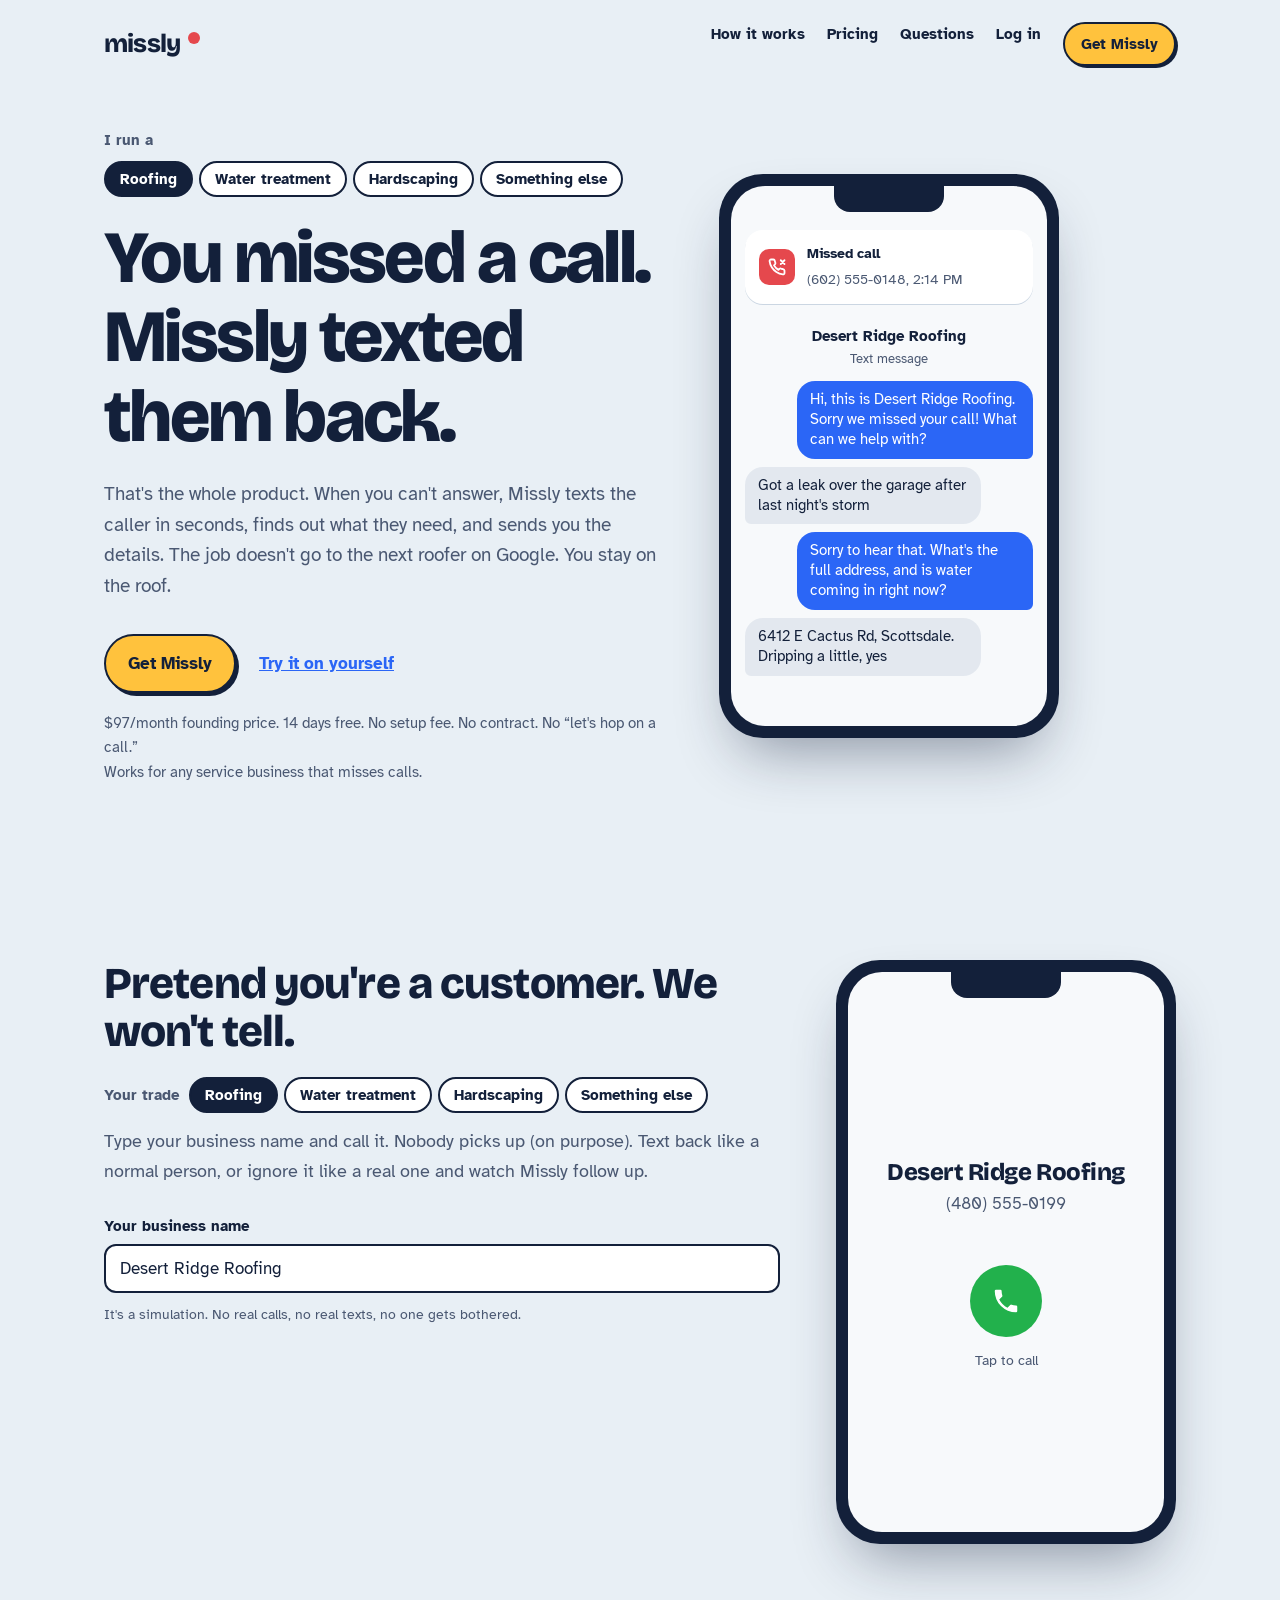
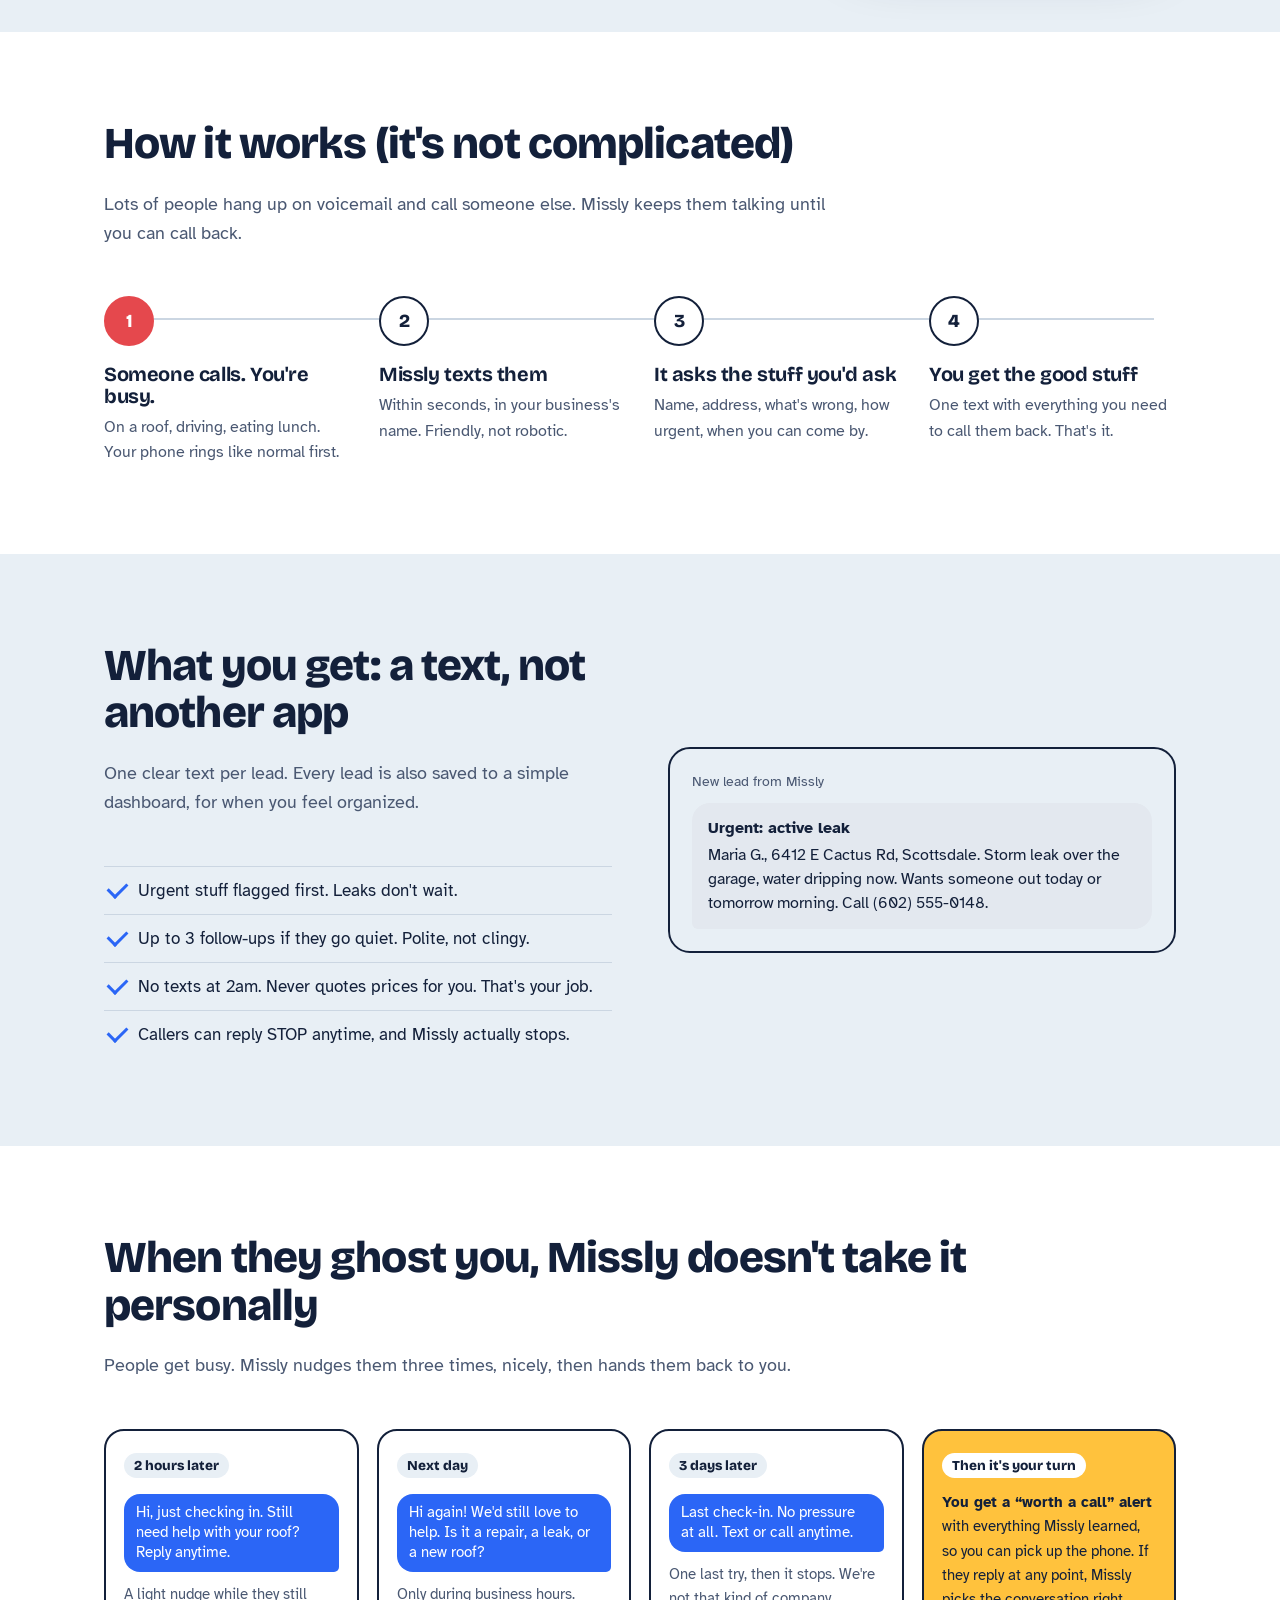
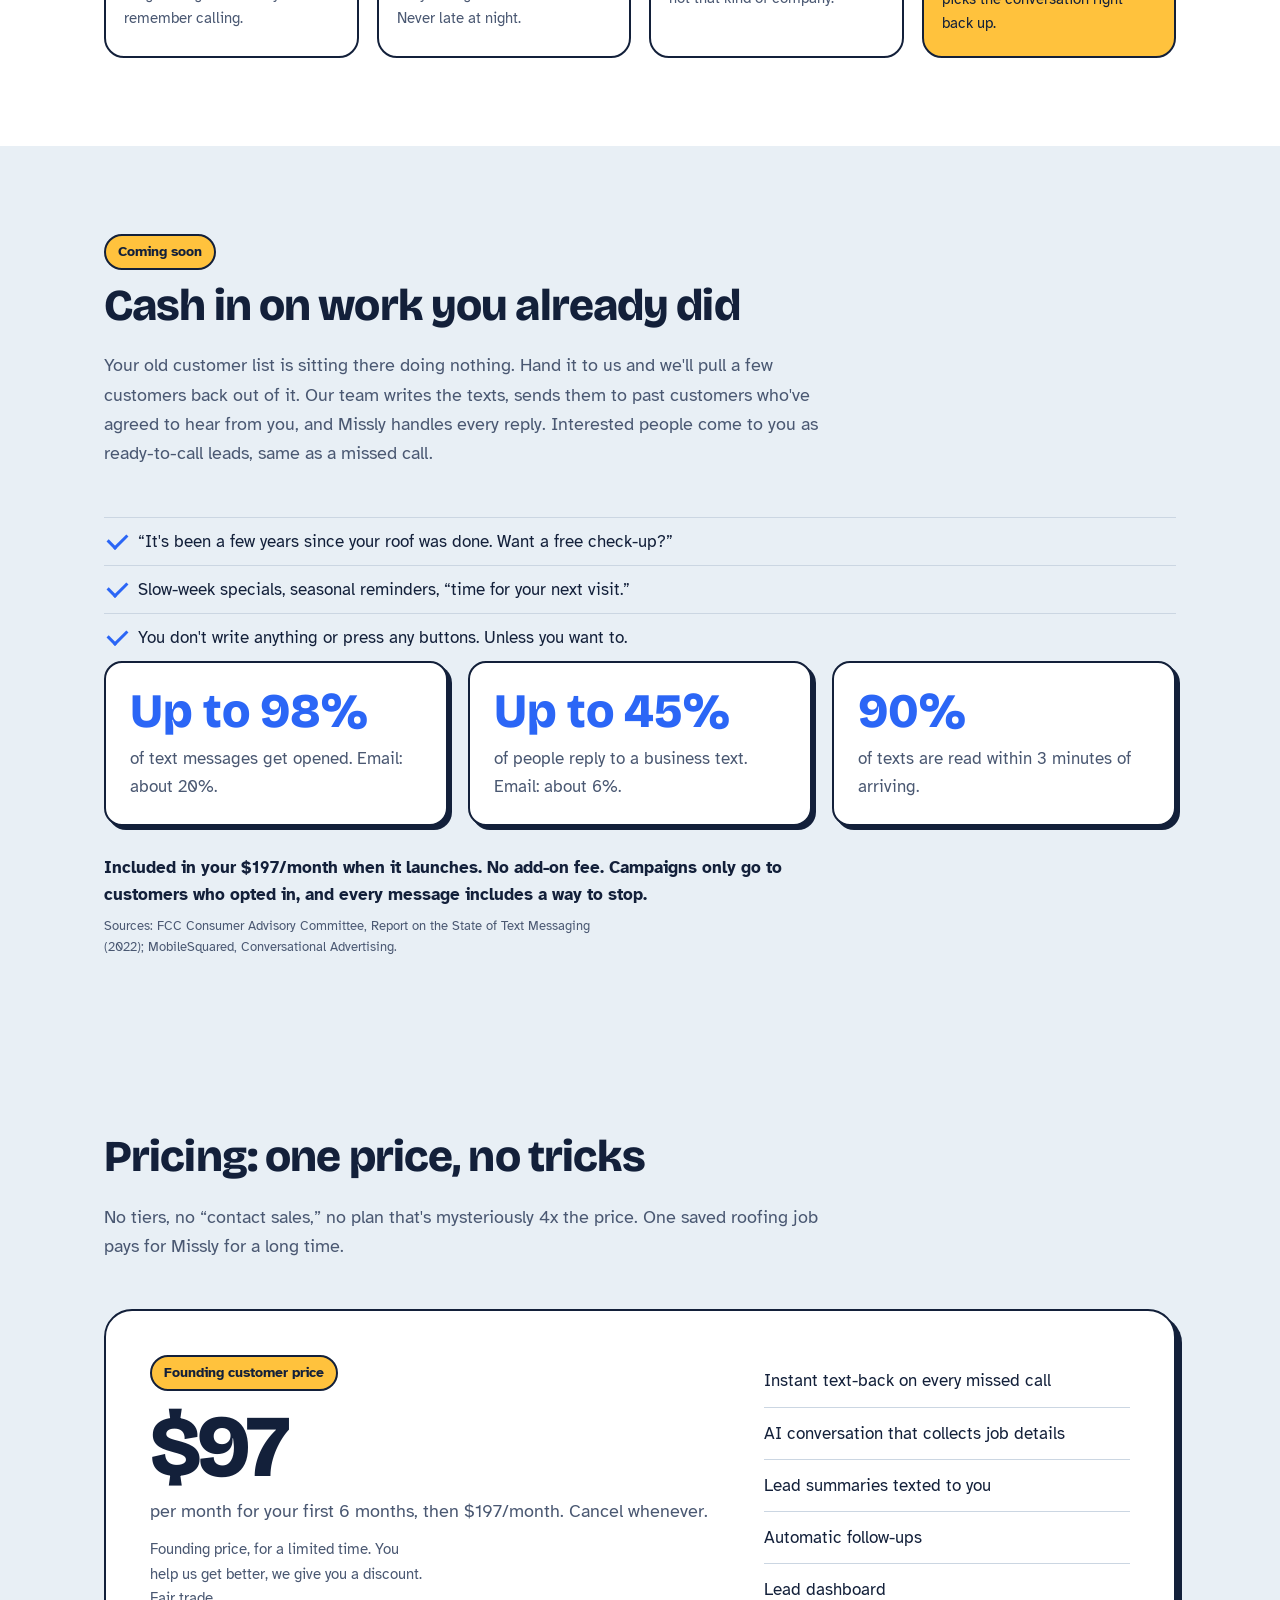
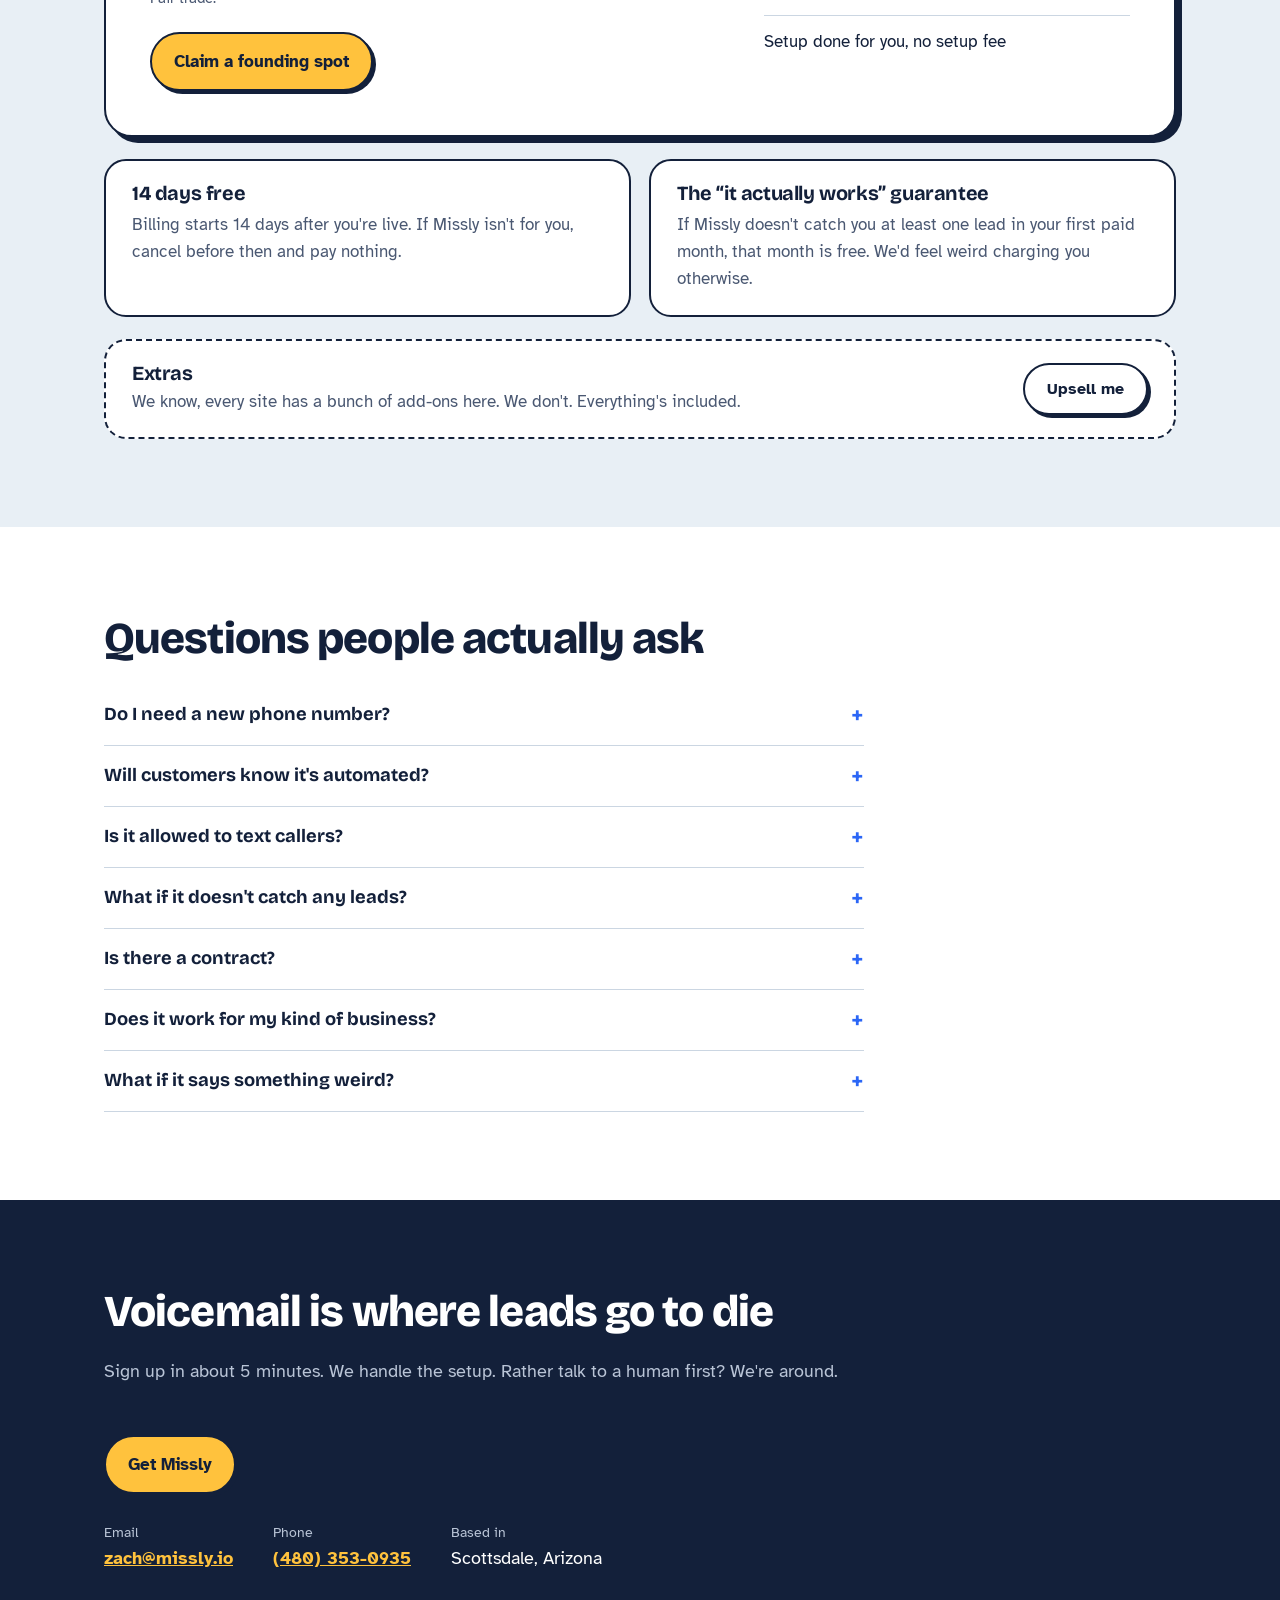
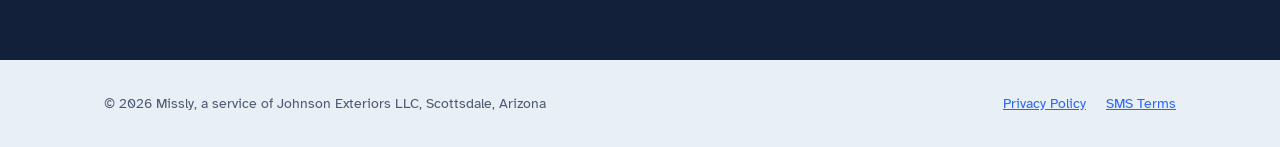
<file: index.html>
<!DOCTYPE html>
<html lang="en">
<head>
<meta charset="utf-8">
<meta name="viewport" content="width=device-width, initial-scale=1">
<title>Missly | Missed calls, texted back in seconds</title>
<meta name="description" content="Missly texts back every caller you miss, finds out what they need, and sends you a summary. Built for roofers, water treatment companies, hardscapers, and any service business that misses calls. 14 days free, no contract.">
<link rel="preconnect" href="https://fonts.googleapis.com">
<link rel="preconnect" href="https://fonts.gstatic.com" crossorigin>
<link href="https://fonts.googleapis.com/css2?family=Atkinson+Hyperlegible:wght@400;700&family=Bricolage+Grotesque:opsz,wght@12..96,600;12..96,800&display=swap" rel="stylesheet">
<link rel="stylesheet" href="style.css">
</head>
<body>

<header class="site"><div class="wrap">
  <a class="logo" href="index.html" aria-label="Missly home">missly<i aria-hidden="true"></i></a>
  <nav>
    <a href="#how">How it works</a>
    <a href="#pricing">Pricing</a>
    <a href="#faq">Questions</a>
    <a href="https://missed-call-agent-production-f23175d2.up.railway.app/portal">Log in</a>
    <a class="btn small nav-cta" href="start.html">Get Missly</a>
  </nav>
</div></header>

<div class="hero"><div class="wrap">
  <div>
    <div class="ind-row"><span class="ind-label" id="ind-label-hero">I run a</span><div class="ind-pick" role="group" aria-labelledby="ind-label-hero"></div></div>
    <h1>You missed a call. Missly texted them back.</h1>
    <p class="lede" data-t="lede">That's the whole product. When you can't answer, Missly texts the caller in seconds, finds out what they need, and sends you the details. The job doesn't go to the next roofer on Google. You stay on the roof.</p>
    <a class="btn" href="start.html">Get Missly</a>
    <a class="textlink" href="#try">Try it on yourself</a>
    <p class="fine">$97/month founding price. 14 days free. No setup fee. No contract. No “let's hop on a call.”<br>Works for any service business that misses calls.</p>
  </div>

  <div class="phone" role="img" aria-label="Example: a missed call followed by an automatic text conversation with the caller">
    <div class="screen">
      <div class="notch"></div>
      <div class="missed seq s1">
        <div class="ic"><svg width="18" height="18" viewBox="0 0 24 24" fill="none" stroke="#fff" stroke-width="2.4" stroke-linecap="round" stroke-linejoin="round" aria-hidden="true"><path d="M22 16.9v3a2 2 0 0 1-2.2 2 19.8 19.8 0 0 1-8.6-3.1 19.5 19.5 0 0 1-6-6A19.8 19.8 0 0 1 2.1 4.2 2 2 0 0 1 4.1 2h3a2 2 0 0 1 2 1.7c.1.9.4 1.8.7 2.7a2 2 0 0 1-.5 2.1L8 9.8a16 16 0 0 0 6 6l1.3-1.3a2 2 0 0 1 2.1-.4c.9.3 1.8.6 2.7.7a2 2 0 0 1 1.7 2z"/><path d="M17 3l5 5M22 3l-5 5"/></svg></div>
        <div><b>Missed call</b><span>(602) 555-0148, 2:14 PM</span></div>
      </div>
      <div class="thread-head seq s2"><strong data-t-name>Desert Ridge Roofing</strong>Text message</div>
      <div class="thread">
        <div class="bubble out seq s3" data-t-hello>Hi, this is Desert Ridge Roofing. Sorry we missed your call! What can we help with?</div>
        <div class="bubble in seq s4" data-t="hero0">Got a leak over the garage after last night's storm</div>
        <div class="bubble out seq s5" data-t="hero1">Sorry to hear that. What's the full address, and is water coming in right now?</div>
        <div class="bubble in seq s6" data-t="hero2">6412 E Cactus Rd, Scottsdale. Dripping a little, yes</div>
      </div>
    </div>
  </div>
</div></div>

<section id="try"><div class="wrap try-wrap">
  <div class="try-copy">
    <h2>Pretend you're a customer. We won't tell.</h2>
    <div class="ind-row"><span class="ind-label" id="ind-label-try">Your trade</span><div class="ind-pick" role="group" aria-labelledby="ind-label-try"></div></div>
    <p class="intro">Type your business name and call it. Nobody picks up (on purpose). Text back like a normal person, or ignore it like a real one and watch Missly follow up.</p>
    <label class="field" for="demo-biz">Your business name
      <input id="demo-biz" type="text" value="Desert Ridge Roofing" maxlength="40" autocomplete="organization">
    </label>
    <p class="fine">It's a simulation. No real calls, no real texts, no one gets bothered.</p>
    <div class="owner-alert" id="demo-alert" hidden>
      <p class="from">Meanwhile, this text goes to you</p>
      <div class="msg" id="demo-alert-msg"></div>
      <a class="btn" href="start.html">Get Missly for my business</a>
    </div>
  </div>

  <div class="phone demo-phone" aria-live="polite">
    <div class="screen">
      <div class="notch"></div>

      <div class="demo-view" id="view-dial">
        <div class="dial-name" id="dial-name">Desert Ridge Roofing</div>
        <div class="dial-num">(480) 555-0199</div>
        <button class="call-btn" id="demo-call" type="button" aria-label="Call this business">
          <svg width="30" height="30" viewBox="0 0 24 24" fill="#fff" aria-hidden="true"><path d="M6.6 10.8a15.1 15.1 0 0 0 6.6 6.6l2.2-2.2a1 1 0 0 1 1-.25 11.4 11.4 0 0 0 3.6.57 1 1 0 0 1 1 1V20a1 1 0 0 1-1 1A17 17 0 0 1 3 4a1 1 0 0 1 1-1h3.5a1 1 0 0 1 1 1c0 1.25.2 2.45.57 3.6a1 1 0 0 1-.25 1z"/></svg>
        </button>
        <p class="dial-hint">Tap to call</p>
      </div>

      <div class="demo-view" id="view-calling" hidden>
        <div class="dial-name" id="calling-name"></div>
        <div class="call-status" id="call-status">Calling…</div>
        <div class="ring" aria-hidden="true"><span></span><span></span><span></span></div>
        <p class="voice" id="call-voice" hidden></p>
        <button class="end-btn" type="button" tabindex="-1" aria-hidden="true">
          <svg width="28" height="28" viewBox="0 0 24 24" fill="#fff" aria-hidden="true"><path d="M12 9c-1.6 0-3.15.25-4.6.72v3.1a1 1 0 0 1-.56.9 11.5 11.5 0 0 0-2.66 1.85 1 1 0 0 1-1.41 0L.29 13.08a1 1 0 0 1 0-1.41A17 17 0 0 1 12 7a17 17 0 0 1 11.71 4.67 1 1 0 0 1 0 1.41l-2.48 2.49a1 1 0 0 1-1.41 0 11.3 11.3 0 0 0-2.66-1.85 1 1 0 0 1-.56-.9v-3.1A15 15 0 0 0 12 9z"/></svg>
        </button>
      </div>

      <div class="demo-view" id="view-text" hidden>
        <div class="thread-head"><strong id="text-name"></strong>Text message</div>
        <div class="thread demo-thread" id="demo-thread"></div>
        <div class="chips" id="demo-chips"></div>
        <form class="compose" id="demo-form" autocomplete="off">
          <input id="demo-input" type="text" placeholder="Text message" maxlength="160" aria-label="Type a reply">
          <button type="submit" aria-label="Send">
            <svg width="18" height="18" viewBox="0 0 24 24" fill="#fff" aria-hidden="true"><path d="M3 20.5 21 12 3 3.5 3 10l12 2-12 2z"/></svg>
          </button>
        </form>
      </div>
    </div>
  </div>
</div>
<div class="wrap"><button class="textlink restart" id="demo-restart" type="button" hidden>Start the demo over</button></div>
</section>

<section id="how" class="light"><div class="wrap">
  <h2>How it works (it's not complicated)</h2>
  <p class="intro">Lots of people hang up on voicemail and call someone else. Missly keeps them talking until you can call back.</p>
  <ol class="steps">
    <li><h3>Someone calls. You're busy.</h3><p data-t="busy">On a roof, driving, eating lunch. Your phone rings like normal first.</p></li>
    <li><h3>Missly texts them</h3><p>Within seconds, in your business's name. Friendly, not robotic.</p></li>
    <li><h3>It asks the stuff you'd ask</h3><p>Name, address, what's wrong, how urgent, when you can come by.</p></li>
    <li><h3>You get the good stuff</h3><p>One text with everything you need to call them back. That's it.</p></li>
  </ol>
</div></section>

<section><div class="wrap alert-wrap">
  <div>
    <h2>What you get: a text, not another app</h2>
    <p class="intro">One clear text per lead. Every lead is also saved to a simple dashboard, for when you feel organized.</p>
    <ul class="checks">
      <li data-t="urgentLine">Urgent stuff flagged first. Leaks don't wait.</li>
      <li>Up to 3 follow-ups if they go quiet. Polite, not clingy.</li>
      <li>No texts at 2am. Never quotes prices for you. That's your job.</li>
      <li>Callers can reply STOP anytime, and Missly actually stops.</li>
    </ul>
  </div>
  <div class="alert" role="img" aria-label="Example lead summary text sent to the business owner">
    <p class="from">New lead from Missly</p>
    <div class="msg">
      <b data-t="alertTitle">Urgent: active leak</b>
      <span data-t="alertBody">Maria G., 6412 E Cactus Rd, Scottsdale. Storm leak over the garage, water dripping now. Wants someone out today or tomorrow morning. Call (602) 555-0148.</span>
    </div>
  </div>
</div></section>

<section id="quiet" class="light"><div class="wrap">
  <h2>When they ghost you, Missly doesn't take it personally</h2>
  <p class="intro">People get busy. Missly nudges them three times, nicely, then hands them back to you.</p>
  <ol class="quiet-steps">
    <li><span class="when">2 hours later</span><div class="msg" data-t="q1">Hi, just checking in. Still need help with your roof? Reply anytime.</div><p>A light nudge while they still remember calling.</p></li>
    <li><span class="when">Next day</span><div class="msg" data-t="q2">Hi again! We'd still love to help. Is it a repair, a leak, or a new roof?</div><p>Only during business hours. Never late at night.</p></li>
    <li><span class="when">3 days later</span><div class="msg">Last check-in. No pressure at all. Text or call anytime.</div><p>One last try, then it stops. We're not that kind of company.</p></li>
    <li><span class="when">Then it's your turn</span><p><b>You get a “worth a call” alert</b> with everything Missly learned, so you can pick up the phone. If they reply at any point, Missly picks the conversation right back up.</p></li>
  </ol>
</div></section>

<section id="campaigns"><div class="wrap">
  <span class="founding-tag">Coming soon</span>
  <h2>Cash in on work you already did</h2>
  <p class="intro">Your old customer list is sitting there doing nothing. Hand it to us and we'll pull a few customers back out of it. Our team writes the texts, sends them to past customers who've agreed to hear from you, and Missly handles every reply. Interested people come to you as ready-to-call leads, same as a missed call.</p>
  <ul class="checks">
    <li>“It's been a few years since your roof was done. Want a free check-up?”</li>
    <li>Slow-week specials, seasonal reminders, “time for your next visit.”</li>
    <li>You don't write anything or press any buttons. Unless you want to.</li>
  </ul>
  <div class="camp-stats">
    <div class="camp-stat"><b>Up to 98%</b><span>of text messages get opened. Email: about 20%.</span></div>
    <div class="camp-stat"><b>Up to 45%</b><span>of people reply to a business text. Email: about 6%.</span></div>
    <div class="camp-stat"><b>90%</b><span>of texts are read within 3 minutes of arriving.</span></div>
  </div>
  <p class="camp-note"><b>Included in your $197/month when it launches. No add-on fee.</b> Campaigns only go to customers who opted in, and every message includes a way to stop.</p>
  <p class="camp-src">Sources: FCC Consumer Advisory Committee, Report on the State of Text Messaging (2022); MobileSquared, Conversational Advertising.</p>
</div></section>

<section id="pricing"><div class="wrap">
  <h2>Pricing: one price, no tricks</h2>
  <p class="intro">No tiers, no “contact sales,” no plan that's mysteriously 4x the price. <span data-t="price">One saved roofing job pays for Missly for a long time.</span></p>
  <div class="price">
    <div>
      <span class="founding-tag">Founding customer price</span>
      <div class="amt">$97</div>
      <p class="per">per month for your first 6 months, then $197/month. Cancel whenever.</p>
      <p class="founding-note">Founding price, for a limited time. You help us get better, we give you a discount. Fair trade.</p>
      <a class="btn" href="start.html">Claim a founding spot</a>
    </div>
    <ul>
      <li>Instant text-back on every missed call</li>
      <li>AI conversation that collects job details</li>
      <li>Lead summaries texted to you</li>
      <li>Automatic follow-ups</li>
      <li>Lead dashboard</li>
      <li>Setup done for you, no setup fee</li>
    </ul>
  </div>
  <div class="guarantee">
    <div class="g-item">
      <h3>14 days free</h3>
      <p>Billing starts 14 days after you're live. If Missly isn't for you, cancel before then and pay nothing.</p>
    </div>
    <div class="g-item">
      <h3>The “it actually works” guarantee</h3>
      <p>If Missly doesn't catch you at least one lead in your first paid month, that month is free. We'd feel weird charging you otherwise.</p>
    </div>
  </div>
  <div class="upsell">
    <div>
      <h3>Extras</h3>
      <p>We know, every site has a bunch of add-ons here. We don't. Everything's included.</p>
    </div>
    <button type="button" class="btn ghost-btn" id="upsell">Upsell me</button>
    <p class="upsell-msg" id="upsell-msg" role="status" hidden>Sorry, there's nothing else to buy yet. You already have the whole thing. 🤷</p>
  </div>
</div></section>

<section id="faq" class="light"><div class="wrap">
  <h2>Questions people actually ask</h2>
  <div class="faq">
    <details><summary>Do I need a new phone number?</summary><p>Nope. Keep your number. You dial one short code from your business phone so calls you don't answer go to Missly. Takes about 2 minutes, and we send instructions for your exact phone company.</p></details>
    <details><summary>Will customers know it's automated?</summary><p>Texts come from your business name and read like a helpful office assistant. If someone asks, Missly tells the truth: it's your automated assistant. If they want a real human, it pings you right away.</p></details>
    <details><summary>Is it allowed to text callers?</summary><p>Missly only texts people who called you first, identifies your business in every conversation, and stops immediately if someone replies STOP. See our <a href="terms.html">SMS Terms</a>.</p></details>
    <details><summary>What if it doesn't catch any leads?</summary><p>You get 14 days free once you're live. After that, if Missly doesn't catch you at least one lead in your first paid month, that month is free. Just email us.</p></details>
    <details><summary>Is there a contract?</summary><p>No. Month to month. Cancel anytime, no breakup speech required.</p></details>
    <details><summary>Does it work for my kind of business?</summary><p>If customers call you and you sometimes can't pick up, yes. Roofers, water treatment and filtration companies, hardscapers, landscapers, HVAC, plumbers, electricians, pest control, pool service, cleaners, dental offices. Any service business that misses calls. Missly learns your services when you sign up and talks like your office would.</p></details>
    <details><summary>What if it says something weird?</summary><p>It sticks to your services, hours, and area, and never quotes prices. You can tell it anything it should always or never say when you sign up.</p></details>
  </div>
</div></section>

<section id="contact" class="contact"><div class="wrap">
  <h2>Voicemail is where leads go to die</h2>
  <p class="intro">Sign up in about 5 minutes. We handle the setup. Rather talk to a human first? We're around.</p>
  <a class="btn" href="start.html">Get Missly</a>
  <div class="contact-lines">
    <div><span>Email</span><a href="mailto:zach@missly.io">zach@missly.io</a></div>
    <div><span>Phone</span><a href="tel:+14803530935">(480) 353-0935</a></div>
    <div><span>Based in</span>Scottsdale, Arizona</div>
  </div>
</div></section>

<footer><div class="wrap">
  <p>&copy; 2026 Missly, a service of Johnson Exteriors LLC, Scottsdale, Arizona</p>
  <nav><a href="privacy.html">Privacy Policy</a><a href="terms.html">SMS Terms</a></nav>
</div></footer>

<script src="industries.js"></script>
<script src="demo.js"></script>
<script>
(function(){var b=document.getElementById("upsell"),m=document.getElementById("upsell-msg"),n=0;
if(!b)return;var lines=["Sorry, there's nothing else to buy yet. You already have the whole thing. 🤷","Still nothing. We checked the back room.","Okay, you really want to give us money. Click “Get Missly” above. 😄"];
b.addEventListener("click",function(){m.textContent=lines[Math.min(n,lines.length-1)];m.hidden=false;n++;});})();
</script>
</body>
</html>
</file>
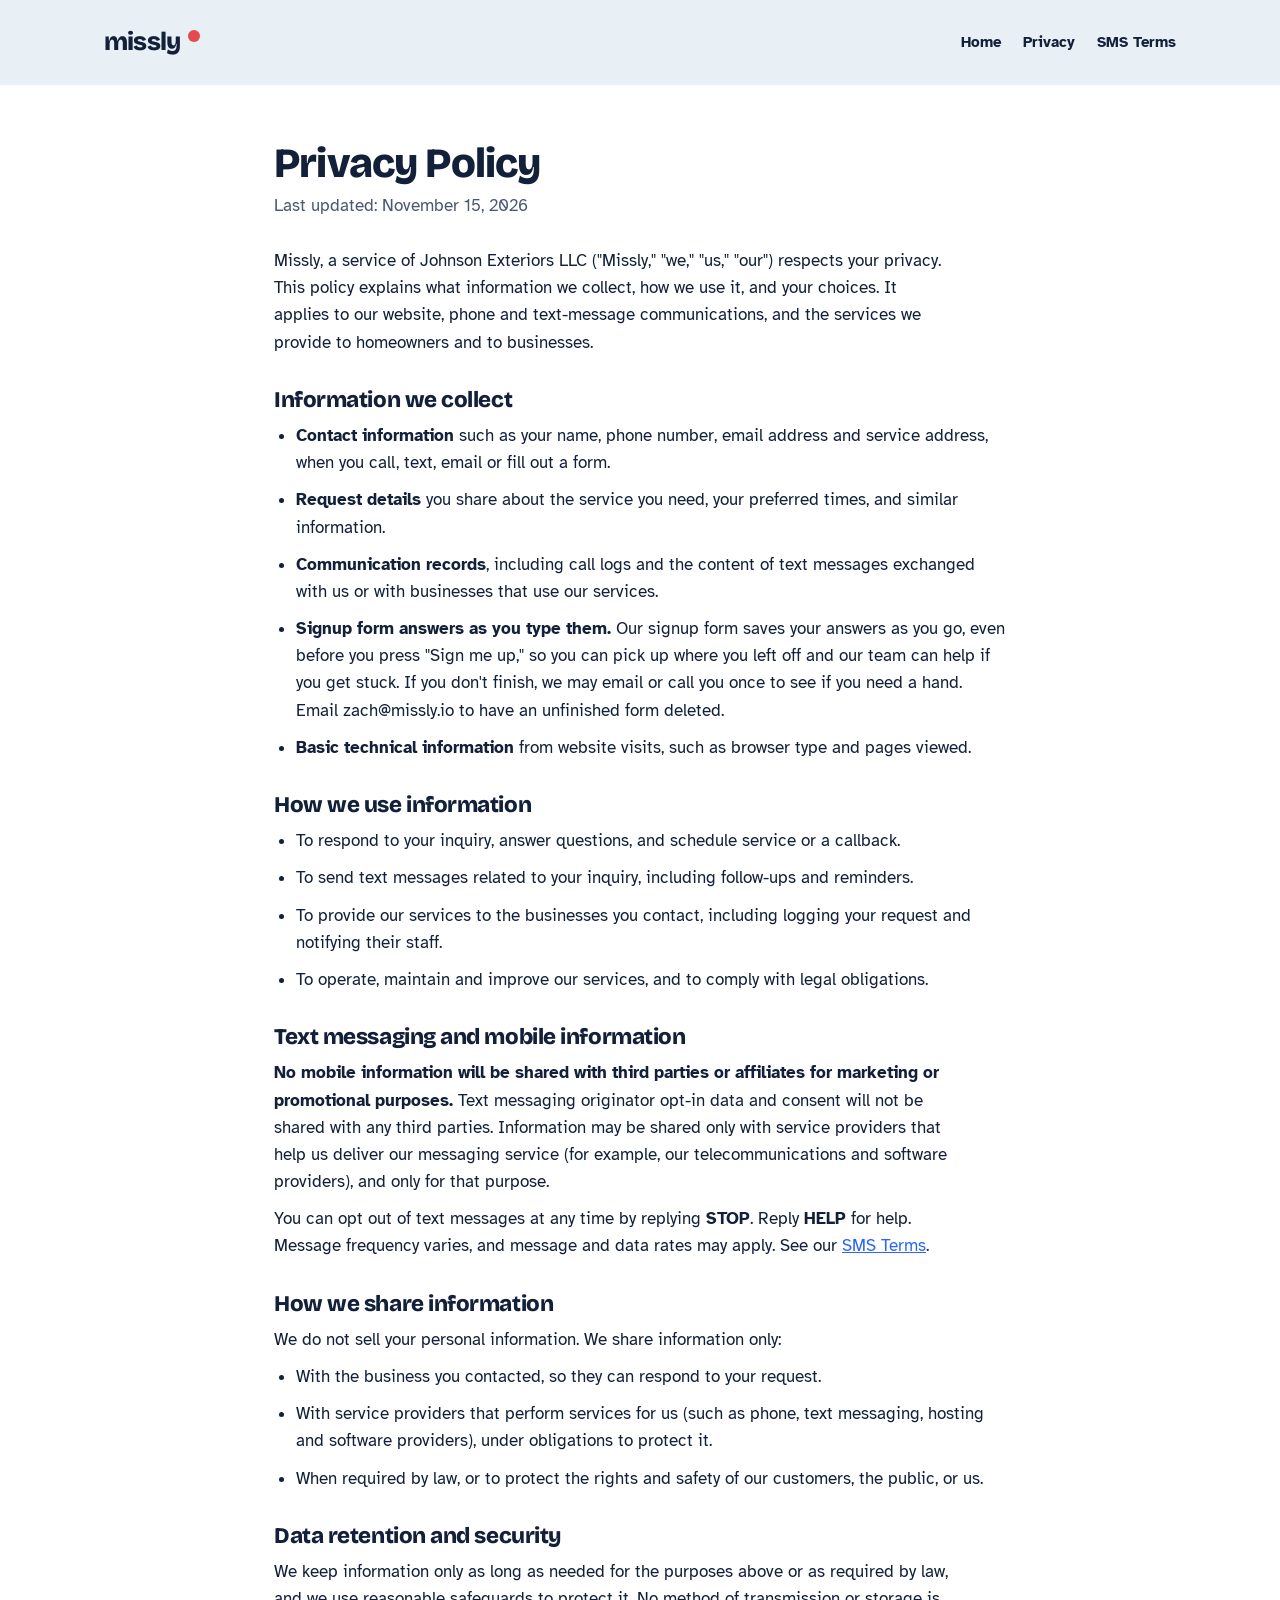
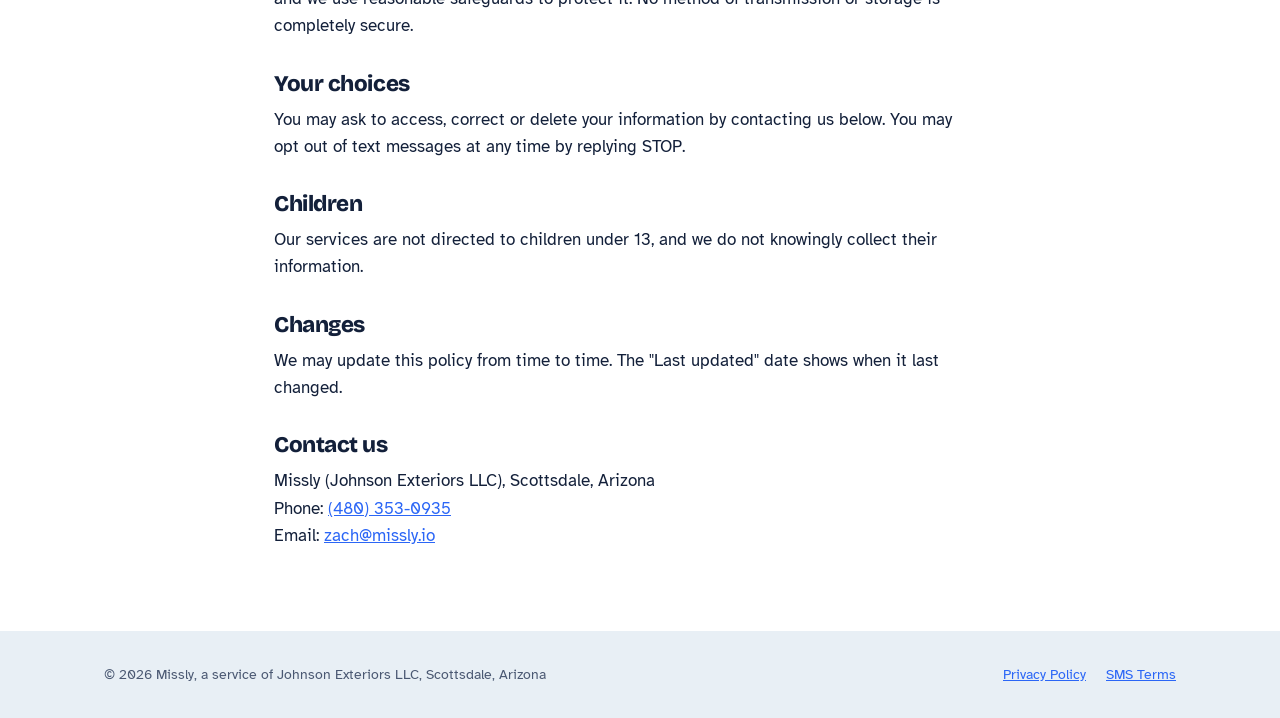
<file: privacy.html>
<!DOCTYPE html>
<html lang="en">
<head>
<meta charset="utf-8">
<meta name="viewport" content="width=device-width, initial-scale=1">
<title>Privacy Policy | Missly</title>
<link rel="preconnect" href="https://fonts.googleapis.com">
<link rel="preconnect" href="https://fonts.gstatic.com" crossorigin>
<link href="https://fonts.googleapis.com/css2?family=Atkinson+Hyperlegible:wght@400;700&family=Bricolage+Grotesque:opsz,wght@12..96,600;12..96,800&display=swap" rel="stylesheet">
<link rel="stylesheet" href="style.css">
</head>
<body>
<header class="site"><div class="wrap">
  <a class="logo" href="index.html" aria-label="Missly home">missly<i aria-hidden="true"></i></a>
  <nav><a href="index.html">Home</a><a href="privacy.html">Privacy</a><a href="terms.html">SMS Terms</a></nav>
</div></header>

<main class="legal"><div class="wrap">
  <h1>Privacy Policy</h1>
  <p class="updated">Last updated: November 15, 2026</p>

  <p>Missly, a service of Johnson Exteriors LLC ("Missly," "we," "us," "our") respects your privacy. This policy explains what information we collect, how we use it, and your choices. It applies to our website, phone and text-message communications, and the services we provide to homeowners and to businesses.</p>

  <h2>Information we collect</h2>
  <ul>
    <li><b>Contact information</b> such as your name, phone number, email address and service address, when you call, text, email or fill out a form.</li>
    <li><b>Request details</b> you share about the service you need, your preferred times, and similar information.</li>
    <li><b>Communication records</b>, including call logs and the content of text messages exchanged with us or with businesses that use our services.</li>
    <li><b>Signup form answers as you type them.</b> Our signup form saves your answers as you go, even before you press "Sign me up," so you can pick up where you left off and our team can help if you get stuck. If you don't finish, we may email or call you once to see if you need a hand. Email zach@missly.io to have an unfinished form deleted.</li>
    <li><b>Basic technical information</b> from website visits, such as browser type and pages viewed.</li>
  </ul>

  <h2>How we use information</h2>
  <ul>
    <li>To respond to your inquiry, answer questions, and schedule service or a callback.</li>
    <li>To send text messages related to your inquiry, including follow-ups and reminders.</li>
    <li>To provide our services to the businesses you contact, including logging your request and notifying their staff.</li>
    <li>To operate, maintain and improve our services, and to comply with legal obligations.</li>
  </ul>

  <h2>Text messaging and mobile information</h2>
  <p><b>No mobile information will be shared with third parties or affiliates for marketing or promotional purposes.</b> Text messaging originator opt-in data and consent will not be shared with any third parties. Information may be shared only with service providers that help us deliver our messaging service (for example, our telecommunications and software providers), and only for that purpose.</p>
  <p>You can opt out of text messages at any time by replying <b>STOP</b>. Reply <b>HELP</b> for help. Message frequency varies, and message and data rates may apply. See our <a href="terms.html">SMS Terms</a>.</p>

  <h2>How we share information</h2>
  <p>We do not sell your personal information. We share information only:</p>
  <ul>
    <li>With the business you contacted, so they can respond to your request.</li>
    <li>With service providers that perform services for us (such as phone, text messaging, hosting and software providers), under obligations to protect it.</li>
    <li>When required by law, or to protect the rights and safety of our customers, the public, or us.</li>
  </ul>

  <h2>Data retention and security</h2>
  <p>We keep information only as long as needed for the purposes above or as required by law, and we use reasonable safeguards to protect it. No method of transmission or storage is completely secure.</p>

  <h2>Your choices</h2>
  <p>You may ask to access, correct or delete your information by contacting us below. You may opt out of text messages at any time by replying STOP.</p>

  <h2>Children</h2>
  <p>Our services are not directed to children under 13, and we do not knowingly collect their information.</p>

  <h2>Changes</h2>
  <p>We may update this policy from time to time. The "Last updated" date shows when it last changed.</p>

  <h2>Contact us</h2>
  <p>Missly (Johnson Exteriors LLC), Scottsdale, Arizona<br>
  Phone: <a href="tel:+14803530935">(480) 353-0935</a><br>
  Email: <a href="mailto:zach@missly.io">zach@missly.io</a></p>
</div></main>

<footer><div class="wrap">
  <p>&copy; 2026 Missly, a service of Johnson Exteriors LLC, Scottsdale, Arizona</p>
  <nav><a href="privacy.html">Privacy Policy</a><a href="terms.html">SMS Terms</a></nav>
</div></footer>
</body>
</html>
</file>
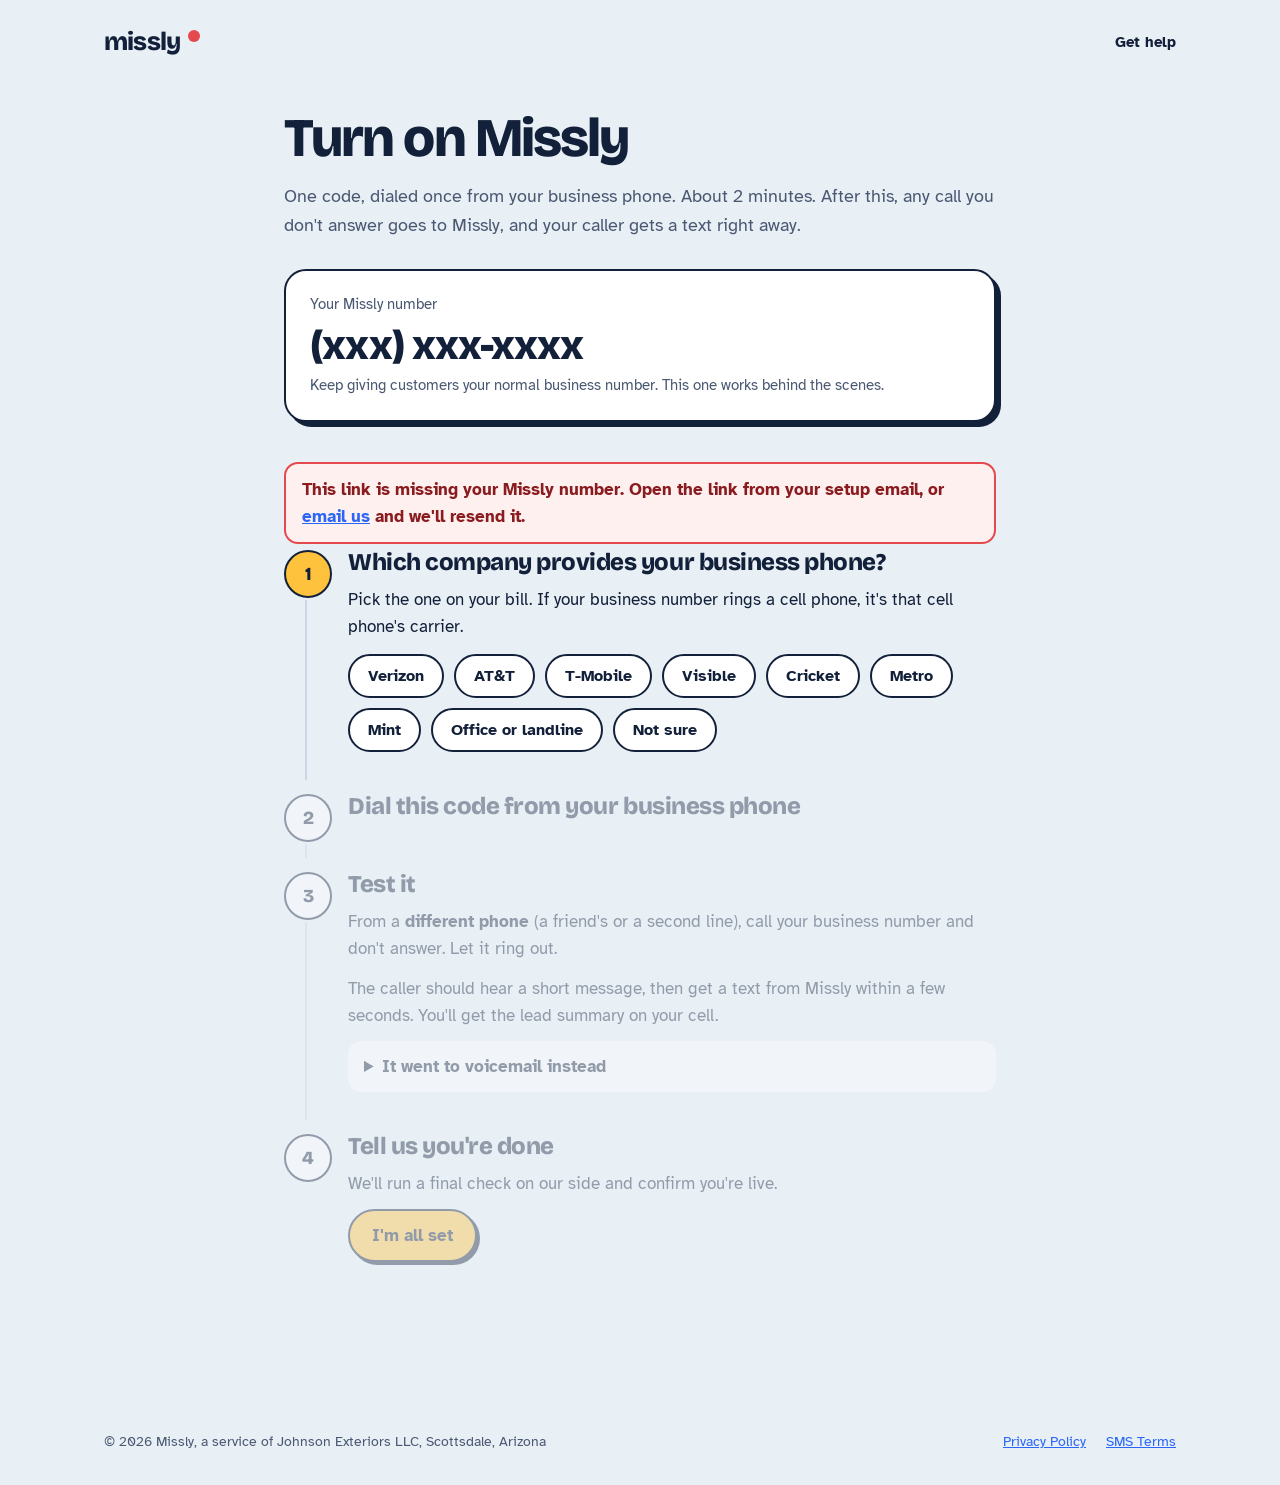
<file: setup.html>
<!DOCTYPE html>
<html lang="en">
<head>
<meta charset="utf-8">
<meta name="viewport" content="width=device-width, initial-scale=1">
<meta name="robots" content="noindex">
<title>Turn on Missly | Setup guide</title>
<link rel="preconnect" href="https://fonts.googleapis.com">
<link rel="preconnect" href="https://fonts.gstatic.com" crossorigin>
<link href="https://fonts.googleapis.com/css2?family=Atkinson+Hyperlegible:wght@400;700&family=Bricolage+Grotesque:opsz,wght@12..96,600;12..96,800&display=swap" rel="stylesheet">
<link rel="stylesheet" href="style.css">
</head>
<body>

<header class="site"><div class="wrap">
  <a class="logo" href="index.html" aria-label="Missly home">missly<i aria-hidden="true"></i></a>
  <nav><a href="mailto:zach@missly.io">Get help</a></nav>
</div></header>

<main class="setup"><div class="wrap setup-wrap">

  <h1>Turn on Missly<span id="for-biz"></span></h1>
  <p class="lede">One code, dialed once from your business phone. About 2 minutes. After this, any call you don't answer goes to Missly, and your caller gets a text right away.</p>

  <div class="number-card" id="number-card">
    <span class="label">Your Missly number</span>
    <strong id="missly-num">(xxx) xxx-xxxx</strong>
    <span class="label">Keep giving customers your normal business number. This one works behind the scenes.</span>
  </div>
  <div class="form-error" id="no-number" hidden>This link is missing your Missly number. Open the link from your setup email, or <a href="mailto:zach@missly.io">email us</a> and we'll resend it.</div>

  <ol class="guide">
    <li>
      <h2>Which company provides your business phone?</h2>
      <p>Pick the one on your bill. If your business number rings a cell phone, it's that cell phone's carrier.</p>
      <div class="carriers" role="radiogroup" aria-label="Phone company">
        <button type="button" role="radio" aria-checked="false" data-c="verizon">Verizon</button>
        <button type="button" role="radio" aria-checked="false" data-c="att">AT&amp;T</button>
        <button type="button" role="radio" aria-checked="false" data-c="tmobile">T-Mobile</button>
        <button type="button" role="radio" aria-checked="false" data-c="visible">Visible</button>
        <button type="button" role="radio" aria-checked="false" data-c="cricket">Cricket</button>
        <button type="button" role="radio" aria-checked="false" data-c="metro">Metro</button>
        <button type="button" role="radio" aria-checked="false" data-c="mint">Mint</button>
        <button type="button" role="radio" aria-checked="false" data-c="office">Office or landline</button>
        <button type="button" role="radio" aria-checked="false" data-c="unsure">Not sure</button>
      </div>
    </li>

    <li id="step-dial" class="locked">
      <h2>Dial this code from your business phone</h2>
      <div id="dial-cell" hidden>
        <p>Open the Phone app on the phone your business number rings, go to the keypad, and dial exactly:</p>
        <div class="code-row">
          <code id="code-on">–</code>
          <button type="button" class="copy" id="copy-on">Copy</button>
        </div>
        <p>Press <b>Call</b>. You'll hear a tone or see a message that forwarding is on, then it hangs up on its own. Done.</p>
        <p class="fine" id="dial-note"></p>
      </div>
      <div id="dial-office" hidden>
        <p>Office phone systems and landlines are set up online or with a quick call to your phone company. Look for a setting called <b>“Forward when no answer”</b> or <b>“Call forward busy / no answer”</b> and set it to your Missly number above.</p>
        <ul class="plain">
          <li><b>RingCentral, Grasshopper, Dialpad, Ooma, Google Voice and similar:</b> sign in to the admin website, open your call handling or call rules, and set unanswered calls to forward to your Missly number.</li>
          <li><b>Comcast, Cox, CenturyLink or another landline:</b> call their business support and say: “Please turn on call forwarding when there's no answer or the line is busy, to [your Missly number].”</li>
        </ul>
        <p>Stuck? Reply to your setup email and we'll do it with you on a 10-minute call.</p>
      </div>
      <div id="dial-unsure" hidden>
        <p>No problem. Reply to your setup email with your business phone number, or call us at <a href="tel:+14803530935">(480) 353-0935</a>, and we'll figure it out together in a few minutes.</p>
      </div>
    </li>

    <li id="step-test" class="locked">
      <h2>Test it</h2>
      <p>From a <b>different phone</b> (a friend's or a second line), call your business number and don't answer. Let it ring out.</p>
      <p>The caller should hear a short message, then get a text from Missly within a few seconds. You'll get the lead summary on your cell.</p>
      <details class="tips"><summary>It went to voicemail instead</summary>
        <ul class="plain">
          <li>Make sure you dialed the code from the business phone itself, then wait a minute and try again.</li>
          <li><b>iPhone:</b> turn off Live Voicemail in Settings, then Apps, then Phone. It can answer before forwarding kicks in.</li>
          <li>Don't decline the test call. Let it ring until it stops. Declining can send it straight to voicemail.</li>
          <li>Still not working? Reply to your setup email and we'll sort it out with you.</li>
        </ul>
      </details>
    </li>

    <li id="step-done" class="locked">
      <h2>Tell us you're done</h2>
      <p>We'll run a final check on our side and confirm you're live.</p>
      <button type="button" class="btn" id="done-btn">I'm all set</button>
      <p class="done-msg" id="done-msg" role="status" hidden></p>
      <p class="fine" id="turn-off"></p>
    </li>
  </ol>

</div></main>

<footer><div class="wrap">
  <p>&copy; 2026 Missly, a service of Johnson Exteriors LLC, Scottsdale, Arizona</p>
  <nav><a href="privacy.html">Privacy Policy</a><a href="terms.html">SMS Terms</a></nav>
</div></footer>

<script src="setup.js"></script>
</body>
</html>
</file>
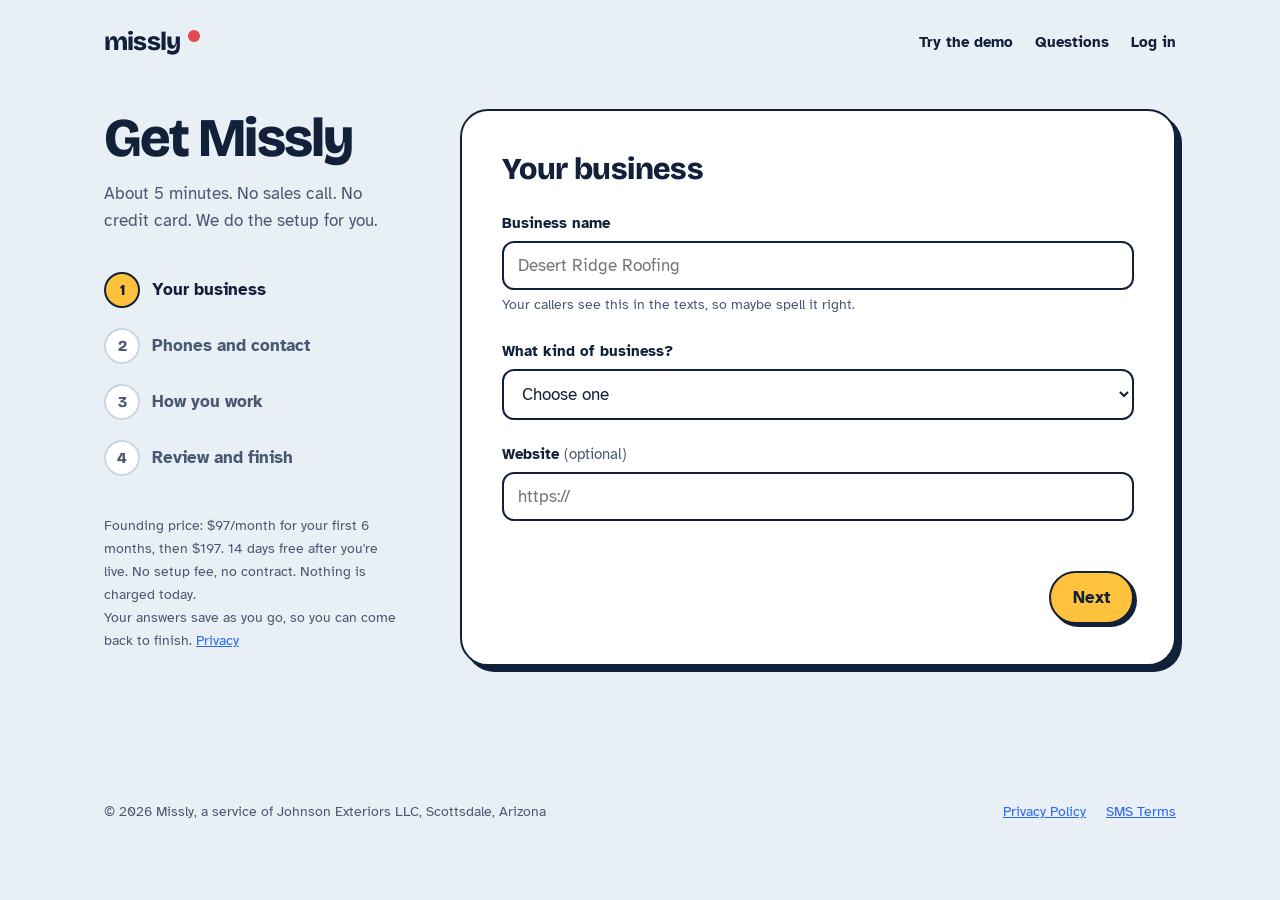
<file: start.html>
<!DOCTYPE html>
<html lang="en">
<head>
<meta charset="utf-8">
<meta name="viewport" content="width=device-width, initial-scale=1">
<title>Get Missly | Sign up</title>
<meta name="description" content="Sign up for Missly in about 5 minutes. Tell us about your business and we'll set up missed-call text-back for you.">
<link rel="preconnect" href="https://fonts.googleapis.com">
<link rel="preconnect" href="https://fonts.gstatic.com" crossorigin>
<link href="https://fonts.googleapis.com/css2?family=Atkinson+Hyperlegible:wght@400;700&family=Bricolage+Grotesque:opsz,wght@12..96,600;12..96,800&display=swap" rel="stylesheet">
<link rel="stylesheet" href="style.css">
</head>
<body class="signup-page">

<header class="site"><div class="wrap">
  <a class="logo" href="index.html" aria-label="Missly home">missly<i aria-hidden="true"></i></a>
  <nav><a href="index.html#try">Try the demo</a><a href="index.html#faq">Questions</a><a href="https://missed-call-agent-production-f23175d2.up.railway.app/portal">Log in</a></nav>
</div></header>

<main class="signup"><div class="wrap signup-wrap">

  <aside class="signup-side">
    <h1>Get Missly</h1>
    <p>About 5 minutes. No sales call. No credit card. We do the setup for you.</p>
    <ol class="progress" id="progress" aria-label="Signup steps">
      <li data-step="1">Your business</li>
      <li data-step="2">Phones and contact</li>
      <li data-step="3">How you work</li>
      <li data-step="4">Review and finish</li>
    </ol>
    <p class="fine">Founding price: $97/month for your first 6 months, then $197. 14 days free after you're live. No setup fee, no contract. Nothing is charged today.<br>Your answers save as you go, so you can come back to finish. <a href="privacy.html">Privacy</a></p>
  </aside>

  <form class="signup-card" id="signup" novalidate>
    <input type="text" name="company_url" class="hp" tabindex="-1" autocomplete="off" aria-hidden="true">

    <fieldset class="step" data-step="1">
      <legend>Your business</legend>
      <label class="field">Business name
        <input name="business_name" required maxlength="80" autocomplete="organization" placeholder="Desert Ridge Roofing">
        <span class="hint">Your callers see this in the texts, so maybe spell it right.</span>
      </label>
      <label class="field">What kind of business?
        <select name="industry" required>
          <option value="">Choose one</option>
          <option>Roofing</option><option>Water treatment / filtration</option><option>Hardscaping</option><option>Landscaping</option>
          <option>HVAC</option><option>Plumbing</option><option>Electrical</option><option>Pest control</option><option>Pool service</option>
          <option>Dental</option><option>Other service business</option>
        </select>
      </label>
      <label class="field">Website <span class="opt">(optional)</span>
        <input name="website" type="url" maxlength="200" placeholder="https://" inputmode="url">
      </label>
    </fieldset>

    <fieldset class="step" data-step="2" hidden>
      <legend>Phones and contact</legend>
      <label class="field">Business phone number
        <input name="business_phone" type="tel" required autocomplete="tel" placeholder="(480) 555-0199">
        <span class="hint">The number your customers call now. You keep it. We're not taking it.</span>
      </label>
      <label class="field">Your name
        <input name="owner_name" required maxlength="60" autocomplete="name" placeholder="First and last name">
      </label>
      <label class="field">Your cell phone
        <input name="cell_phone" type="tel" required autocomplete="tel" placeholder="(602) 555-0123">
        <span class="hint">Lead summaries are texted here so you can call people back fast.</span>
      </label>
      <label class="field">Email
        <input name="email" type="email" required autocomplete="email" placeholder="you@yourbusiness.com">
      </label>
      <label class="field">Anyone else who should get lead alerts? <span class="opt">(optional)</span>
        <input name="alert_phones" maxlength="200" placeholder="Office manager's cell, for example">
      </label>
    </fieldset>

    <fieldset class="step" data-step="3" hidden>
      <legend>How you work</legend>
      <label class="field">What services do you offer?
        <textarea name="services" required maxlength="600" placeholder="Roof repairs, leak repair, full replacements, inspections, storm damage"></textarea>
        <span class="hint">Missly uses this to sound like it knows what it's talking about.</span>
      </label>
      <label class="field">What areas do you serve?
        <input name="service_area" required maxlength="200" placeholder="Phoenix, Scottsdale, Tempe, Mesa">
      </label>
      <label class="field">Business hours
        <input name="hours" maxlength="120" value="Mon-Sat 7am-6pm">
        <span class="hint">Missly won't text anyone at 2am. Promise.</span>
      </label>
      <label class="field">Online booking link <span class="opt">(optional)</span>
        <input name="booking_link" type="url" maxlength="200" placeholder="https://" inputmode="url">
      </label>
      <label class="field">Anything Missly should always or never say? <span class="opt">(optional)</span>
        <textarea name="notes" maxlength="600" placeholder="Never quote prices by text. We offer free inspections."></textarea>
      </label>
    </fieldset>

    <fieldset class="step" data-step="4" hidden>
      <legend>Review and finish</legend>
      <dl class="review" id="review"></dl>
      <label class="field">How did you hear about Missly? <span class="opt">(optional)</span>
        <input name="how_heard" maxlength="120">
      </label>
      <label class="agree">
        <input type="checkbox" name="agreed" required>
        <span>I agree to the <a href="terms.html" target="_blank">SMS Terms</a> and <a href="privacy.html" target="_blank">Privacy Policy</a>, and understand that people who call my business and don't reach us will get texts from Missly in my business's name.</span>
      </label>
      <div class="next-steps">
        <h3>What happens next (the short version)</h3>
        <ol>
          <li>You get a welcome email right away with a copy of your answers.</li>
          <li>Our onboarding team sets up your Missly line, usually within one business day.</li>
          <li>You get a setup email with one short code to dial from your business phone. About 2 minutes.</li>
          <li>You call your business from another phone to test it, and you're live. Your 14 free days start then.</li>
        </ol>
      </div>
    </fieldset>

    <p class="form-error" id="form-error" role="alert" hidden></p>

    <div class="nav-row">
      <button type="button" class="back" id="back" hidden>Back</button>
      <button type="submit" class="btn" id="next">Continue</button>
    </div>
  </form>

  <section class="signup-card done" id="done" hidden tabindex="-1">
    <h2>You're in. Nice.</h2>
    <p id="done-msg">Thanks! We got your info. Check your inbox for a welcome email. Our onboarding team will set up your line, usually within one business day, and email you a 2-minute setup guide.</p>
    <p>Questions in the meantime? Email <a href="mailto:zach@missly.io">zach@missly.io</a> or call <a href="tel:+14803530935">(480) 353-0935</a>.</p>
    <a class="btn" href="index.html#try">Try the customer demo again</a>
  </section>

</div></main>

<footer><div class="wrap">
  <p>&copy; 2026 Missly, a service of Johnson Exteriors LLC, Scottsdale, Arizona</p>
  <nav><a href="privacy.html">Privacy Policy</a><a href="terms.html">SMS Terms</a></nav>
</div></footer>

<script src="signup.js"></script>
<script>
(function(){var sel=document.querySelector('select[name="industry"]');if(!sel||sel.value)return;
var map={roofing:"Roofing",water:"Water treatment / filtration",hardscape:"Hardscaping"},k;
try{k=localStorage.getItem("missly-ind")}catch(e){}if(map[k])sel.value=map[k];})();
</script>
</body>
</html>
</file>
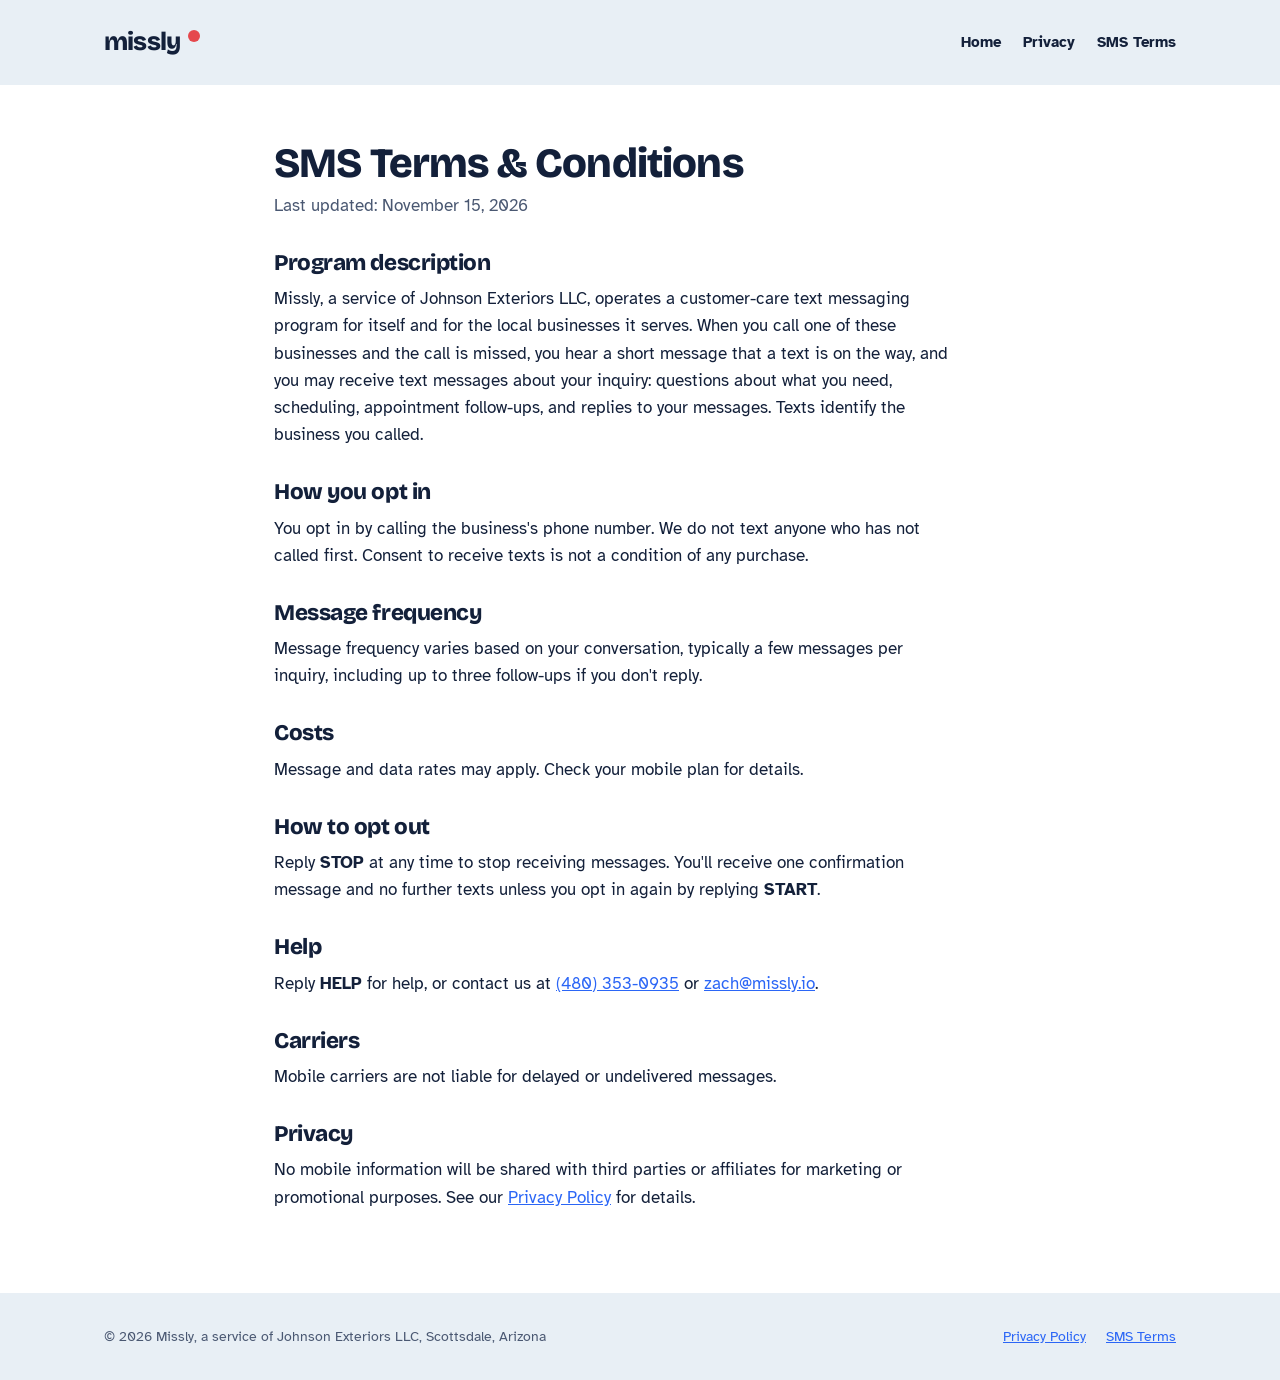
<file: terms.html>
<!DOCTYPE html>
<html lang="en">
<head>
<meta charset="utf-8">
<meta name="viewport" content="width=device-width, initial-scale=1">
<title>SMS Terms | Missly</title>
<link rel="preconnect" href="https://fonts.googleapis.com">
<link rel="preconnect" href="https://fonts.gstatic.com" crossorigin>
<link href="https://fonts.googleapis.com/css2?family=Atkinson+Hyperlegible:wght@400;700&family=Bricolage+Grotesque:opsz,wght@12..96,600;12..96,800&display=swap" rel="stylesheet">
<link rel="stylesheet" href="style.css">
</head>
<body>
<header class="site"><div class="wrap">
  <a class="logo" href="index.html" aria-label="Missly home">missly<i aria-hidden="true"></i></a>
  <nav><a href="index.html">Home</a><a href="privacy.html">Privacy</a><a href="terms.html">SMS Terms</a></nav>
</div></header>

<main class="legal"><div class="wrap">
  <h1>SMS Terms &amp; Conditions</h1>
  <p class="updated">Last updated: November 15, 2026</p>

  <h2>Program description</h2>
  <p>Missly, a service of Johnson Exteriors LLC, operates a customer-care text messaging program for itself and for the local businesses it serves. When you call one of these businesses and the call is missed, you hear a short message that a text is on the way, and you may receive text messages about your inquiry: questions about what you need, scheduling, appointment follow-ups, and replies to your messages. Texts identify the business you called.</p>

  <h2>How you opt in</h2>
  <p>You opt in by calling the business's phone number. We do not text anyone who has not called first. Consent to receive texts is not a condition of any purchase.</p>

  <h2>Message frequency</h2>
  <p>Message frequency varies based on your conversation, typically a few messages per inquiry, including up to three follow-ups if you don't reply.</p>

  <h2>Costs</h2>
  <p>Message and data rates may apply. Check your mobile plan for details.</p>

  <h2>How to opt out</h2>
  <p>Reply <b>STOP</b> at any time to stop receiving messages. You'll receive one confirmation message and no further texts unless you opt in again by replying <b>START</b>.</p>

  <h2>Help</h2>
  <p>Reply <b>HELP</b> for help, or contact us at <a href="tel:+14803530935">(480) 353-0935</a> or <a href="mailto:zach@missly.io">zach@missly.io</a>.</p>

  <h2>Carriers</h2>
  <p>Mobile carriers are not liable for delayed or undelivered messages.</p>

  <h2>Privacy</h2>
  <p>No mobile information will be shared with third parties or affiliates for marketing or promotional purposes. See our <a href="privacy.html">Privacy Policy</a> for details.</p>
</div></main>

<footer><div class="wrap">
  <p>&copy; 2026 Missly, a service of Johnson Exteriors LLC, Scottsdale, Arizona</p>
  <nav><a href="privacy.html">Privacy Policy</a><a href="terms.html">SMS Terms</a></nav>
</div></footer>
</body>
</html>
</file>
<file: style.css>
:root{
  --sky:#E8EFF5;
  --paper:#FFFFFF;
  --ink:#13203A;
  --ink-soft:#4A5872;
  --blue:#2B66F6;
  --red:#E5484D;
  --sun:#FFC23D;
  --line:#CBD6E2;
  --display:"Bricolage Grotesque",system-ui,sans-serif;
  --body:"Atkinson Hyperlegible",system-ui,sans-serif;
}
*{box-sizing:border-box;margin:0;padding:0}
html{scroll-behavior:smooth}
body{background:var(--sky);color:var(--ink);font:400 1.0625rem/1.6 var(--body);-webkit-font-smoothing:antialiased}
a{color:var(--blue)}
a:focus-visible,button:focus-visible,summary:focus-visible{outline:3px solid var(--blue);outline-offset:3px;border-radius:4px}
.wrap{max-width:1120px;margin:0 auto;padding:0 24px}
h1,h2,h3{font-family:var(--display);line-height:1.08;letter-spacing:-.02em}
h2{font-size:clamp(1.9rem,4vw,2.75rem);font-weight:800;margin-bottom:.5em}
h3{font-size:1.25rem;font-weight:700;margin-bottom:.35em}
p{max-width:62ch}

/* header */
.site{padding:22px 0}
.site .wrap{display:flex;align-items:center;justify-content:space-between;gap:16px}
.logo{font-family:var(--display);font-weight:800;font-size:1.6rem;color:var(--ink);text-decoration:none;letter-spacing:-.03em;display:inline-flex;align-items:center;gap:8px}
.logo i{width:12px;height:12px;border-radius:50%;background:var(--red);display:inline-block;transform:translateY(-6px)}
.site nav{display:flex;gap:22px}
.site nav a{color:var(--ink);text-decoration:none;font-weight:700;font-size:.95rem}
.site nav a:hover{color:var(--blue)}
@media(max-width:640px){.site nav a:not(.nav-cta){display:none}}

.btn{display:inline-block;background:var(--sun);color:var(--ink);font-weight:700;text-decoration:none;padding:14px 22px;border-radius:999px;border:2px solid var(--ink);box-shadow:3px 3px 0 var(--ink);transition:transform .12s,box-shadow .12s}
.btn:hover{transform:translate(-1px,-1px);box-shadow:4px 4px 0 var(--ink)}
.btn:active{transform:translate(2px,2px);box-shadow:1px 1px 0 var(--ink)}
.btn.small{padding:8px 16px;font-size:.95rem;box-shadow:2px 2px 0 var(--ink)}
.textlink{font-weight:700;margin-left:18px}

/* hero */
.hero{padding:40px 0 88px}
.hero .wrap{display:grid;grid-template-columns:1.1fr .9fr;gap:56px;align-items:center}
.hero h1{font-size:clamp(2.6rem,6.4vw,4.6rem);font-weight:800;letter-spacing:-.035em;margin-bottom:22px}
.hero .lede{font-size:1.2rem;color:var(--ink-soft);margin-bottom:32px;max-width:46ch}
.hero .fine{margin-top:18px;font-size:.95rem;color:var(--ink-soft)}
@media(max-width:860px){.hero .wrap{grid-template-columns:1fr;gap:48px}.phone{justify-self:center}}

/* phone */
.phone{width:min(340px,100%);background:var(--ink);border-radius:44px;padding:12px;box-shadow:0 30px 60px -20px rgba(19,32,58,.45)}
.screen{background:#F7F9FB;border-radius:34px;overflow:hidden;min-height:540px;display:flex;flex-direction:column}
.notch{width:110px;height:26px;background:var(--ink);border-radius:0 0 16px 16px;margin:0 auto}
.missed{margin:18px 14px 6px;background:var(--paper);border-radius:18px;padding:12px 14px;display:flex;gap:12px;align-items:center;box-shadow:0 1px 0 var(--line)}
.missed .ic{width:36px;height:36px;border-radius:10px;background:var(--red);display:grid;place-items:center;flex:none}
.missed b{display:block;font-size:.9rem}
.missed span{font-size:.85rem;color:var(--ink-soft)}
.thread-head{text-align:center;font-size:.8rem;color:var(--ink-soft);padding:14px 0 6px}
.thread-head strong{display:block;color:var(--ink);font-size:.95rem}
.thread{padding:6px 14px 18px;display:flex;flex-direction:column;gap:8px}
.bubble{max-width:82%;padding:9px 13px;border-radius:18px;font-size:.92rem;line-height:1.35}
.bubble.out{align-self:flex-end;background:var(--blue);color:#fff;border-bottom-right-radius:6px}
.bubble.in{align-self:flex-start;background:#E3E8EF;border-bottom-left-radius:6px}
.stamp{align-self:center;font-size:.72rem;color:var(--ink-soft);margin:2px 0}

/* one orchestrated load sequence */
@media (prefers-reduced-motion:no-preference){
  .seq{opacity:0;transform:translateY(8px);animation:pop .35s ease-out forwards}
  .seq.s1{animation-delay:.3s}.seq.s2{animation-delay:1.1s}.seq.s3{animation-delay:1.5s}
  .seq.s4{animation-delay:2.6s}.seq.s5{animation-delay:3.6s}.seq.s6{animation-delay:4.6s}
  @keyframes pop{to{opacity:1;transform:none}}
}

/* sections */
section{padding:88px 0}
section.light{background:var(--paper)}
.intro{color:var(--ink-soft);font-size:1.15rem;margin-bottom:48px}

/* how it works: real sequence */
.steps{list-style:none;display:grid;grid-template-columns:repeat(4,1fr);gap:28px;counter-reset:s;position:relative}
.steps::before{content:"";position:absolute;top:22px;left:22px;right:22px;height:2px;background:var(--line)}
.steps li{position:relative;counter-increment:s}
.steps li::before{content:counter(s);display:grid;place-items:center;width:46px;height:46px;border-radius:50%;background:var(--paper);border:2px solid var(--ink);font:800 1.15rem var(--display);margin-bottom:18px;position:relative}
.steps li:first-child::before{background:var(--red);border-color:var(--red);color:#fff}
.steps p{color:var(--ink-soft);font-size:1rem}
@media(max-width:860px){.steps{grid-template-columns:1fr 1fr}.steps::before{display:none}}
@media(max-width:520px){.steps{grid-template-columns:1fr}}

/* owner alert */
.alert-wrap{display:grid;grid-template-columns:1fr 1fr;gap:56px;align-items:center}
.alert{background:var(--sky);border-radius:22px;padding:22px;border:2px solid var(--ink)}
.alert .from{font-size:.85rem;color:var(--ink-soft);margin-bottom:10px}
.alert .msg{background:#E3E8EF;border-radius:18px;border-bottom-left-radius:6px;padding:14px 16px;font-size:.98rem;line-height:1.5}
.alert .msg b{display:block;margin-bottom:4px}
.checks{list-style:none;margin-top:22px}
.checks li{padding:10px 0 10px 34px;position:relative;border-top:1px solid var(--line)}
.checks li::before{content:"";position:absolute;left:4px;top:15px;width:16px;height:9px;border:solid var(--blue);border-width:0 0 3px 3px;transform:rotate(-45deg)}
@media(max-width:860px){.alert-wrap{grid-template-columns:1fr;gap:36px}}

/* pricing */
.price{display:grid;grid-template-columns:auto 1fr;gap:56px;align-items:start;background:var(--paper);border:2px solid var(--ink);border-radius:28px;padding:44px;box-shadow:6px 6px 0 var(--ink)}
.price .amt{font-family:var(--display);font-weight:800;font-size:clamp(3.5rem,9vw,5.5rem);line-height:1;letter-spacing:-.04em}
.price .per{font-size:1.1rem;color:var(--ink-soft);margin:6px 0 24px}
.price ul{list-style:none}
.price li{padding:12px 0;border-bottom:1px solid var(--line)}
.price li:last-child{border:0}
@media(max-width:760px){.price{grid-template-columns:1fr;gap:28px;padding:28px}}

/* faq */
.faq{max-width:760px}
.faq details{border-bottom:1px solid var(--line);padding:18px 0}
.faq summary{font:700 1.15rem var(--display);cursor:pointer;list-style:none;display:flex;justify-content:space-between;gap:16px}
.faq summary::-webkit-details-marker{display:none}
.faq summary::after{content:"+";font-size:1.5rem;line-height:1;color:var(--blue);transition:transform .2s}
.faq details[open] summary::after{transform:rotate(45deg)}
.faq details p{margin-top:10px;color:var(--ink-soft)}

/* contact */
.contact{background:var(--ink);color:#fff}
.contact h2{color:#fff}
.contact .intro{color:#B9C4D6}
.contact-lines{display:flex;flex-wrap:wrap;gap:16px 40px;margin-top:28px;font-size:1.1rem}
.contact-lines a{color:var(--sun);font-weight:700}
.contact-lines span{display:block;font-size:.85rem;color:#B9C4D6}

footer{padding:32px 0;font-size:.9rem;color:var(--ink-soft)}
footer .wrap{display:flex;flex-wrap:wrap;gap:12px 24px;justify-content:space-between}
footer nav{display:flex;gap:20px}

/* legal pages */
.legal{background:var(--paper);padding:56px 0 72px}
.legal .wrap{max-width:780px}
.legal h1{font-size:2.6rem;font-weight:800;margin-bottom:6px}
.legal .updated{color:var(--ink-soft);margin-bottom:28px}
.legal h2{font-size:1.4rem;margin:32px 0 10px}
.legal p,.legal li{margin-bottom:10px}
.legal ul{padding-left:22px}

/* ---------- interactive demo ---------- */
.try-wrap{display:grid;grid-template-columns:minmax(0,1fr) 340px;gap:56px;align-items:start}
.try-copy .intro{margin-bottom:28px}
.field{display:block;font-weight:700;font-size:.95rem;margin-bottom:10px}
.field input,.field select,.field textarea{display:block;width:100%;margin-top:6px;font:400 1.05rem var(--body);color:var(--ink);background:var(--paper);border:2px solid var(--ink);border-radius:12px;padding:12px 14px}
.field textarea{min-height:96px;resize:vertical}
.field input:focus,.field select:focus,.field textarea:focus{outline:3px solid var(--blue);outline-offset:2px}
.field .hint{display:block;font-weight:400;font-size:.88rem;color:var(--ink-soft);margin-top:4px}
.fine{font-size:.9rem;color:var(--ink-soft)}
.owner-alert{margin-top:28px;background:var(--paper);border:2px solid var(--ink);border-radius:22px;padding:20px;box-shadow:4px 4px 0 var(--ink)}
.owner-alert .from{font-size:.85rem;color:var(--ink-soft);margin-bottom:10px}
.owner-alert .msg{background:#E3E8EF;border-radius:18px;border-bottom-left-radius:6px;padding:14px 16px;font-size:.95rem;line-height:1.5;white-space:pre-line;margin-bottom:18px}
.demo-phone{width:340px;max-width:100%}
.demo-phone .screen{position:relative;height:560px}
.demo-view{flex:1;display:flex;flex-direction:column;min-height:0}
.demo-view[hidden]{display:none}
#view-dial,#view-calling{align-items:center;justify-content:center;text-align:center;padding:24px}
.dial-name{font:800 1.5rem var(--display);letter-spacing:-.02em;margin-bottom:4px}
.dial-num,.call-status{color:var(--ink-soft)}
.call-btn,.end-btn{width:72px;height:72px;border-radius:50%;border:0;display:grid;place-items:center;margin-top:48px}
.call-btn{background:#22B14C;cursor:pointer}
.call-btn:hover{filter:brightness(1.08)}
.end-btn{background:var(--red);margin-top:auto}
.dial-hint{margin-top:12px;font-size:.9rem;color:var(--ink-soft)}
.ring{display:flex;gap:8px;margin:40px 0}
.ring span{width:10px;height:10px;border-radius:50%;background:var(--blue);opacity:.25}
@media (prefers-reduced-motion:no-preference){.ring span{animation:ring 1.2s infinite}.ring span:nth-child(2){animation-delay:.2s}.ring span:nth-child(3){animation-delay:.4s}
@keyframes ring{40%{opacity:1;transform:scale(1.3)}}}
.ring.off span{animation:none;opacity:.15}
.voice{background:var(--paper);border:1px solid var(--line);border-radius:14px;padding:12px 14px;font-size:.9rem;line-height:1.4;max-width:250px}
.demo-thread{flex:1;overflow-y:auto;min-height:0}
.typing{align-self:flex-start;background:#E3E8EF;border-radius:18px;padding:10px 14px;display:flex;gap:4px}
.typing i{width:6px;height:6px;border-radius:50%;background:var(--ink-soft);opacity:.5}
@media (prefers-reduced-motion:no-preference){.typing i{animation:ring 1s infinite}.typing i:nth-child(2){animation-delay:.15s}.typing i:nth-child(3){animation-delay:.3s}}
.chips{display:flex;flex-wrap:wrap;gap:6px;padding:0 12px 8px;justify-content:flex-end}
.chips button{font:700 .82rem var(--body);color:var(--blue);background:var(--paper);border:1.5px solid var(--blue);border-radius:999px;padding:6px 11px;cursor:pointer;text-align:left}
.chips button:hover{background:#EDF2FF}
.compose{display:flex;gap:8px;padding:10px 12px 14px;border-top:1px solid var(--line);background:var(--paper)}
.compose input{flex:1;min-width:0;border:1px solid var(--line);border-radius:999px;padding:9px 14px;font:400 .95rem var(--body)}
.compose button{width:38px;height:38px;border-radius:50%;border:0;background:var(--blue);display:grid;place-items:center;cursor:pointer;flex:none}
.compose input:disabled,.compose button:disabled{opacity:.45;cursor:default}
.restart{background:none;border:0;color:var(--blue);font:700 1rem var(--body);cursor:pointer;margin:20px 0 0;text-decoration:underline}
@media(max-width:860px){.try-wrap{grid-template-columns:minmax(0,1fr);gap:40px}.demo-phone{justify-self:center}}

/* ---------- signup ---------- */
.signup{padding:24px 0 88px}
.signup-wrap{display:grid;grid-template-columns:300px minmax(0,1fr);gap:56px;align-items:start}
.signup-side h1{font-size:clamp(2.4rem,5vw,3.4rem);font-weight:800;letter-spacing:-.035em;margin-bottom:12px}
.signup-side>p{color:var(--ink-soft);margin-bottom:28px}
.progress{list-style:none;margin-bottom:28px;counter-reset:p}
.progress li{counter-increment:p;display:flex;align-items:center;gap:12px;padding:10px 0;color:var(--ink-soft);font-weight:700}
.progress li::before{content:counter(p);display:grid;place-items:center;width:32px;height:32px;border-radius:50%;border:2px solid var(--line);background:var(--paper);font:800 .95rem var(--display);flex:none}
.progress li.current{color:var(--ink)}
.progress li.current::before{border-color:var(--ink);background:var(--sun)}
.progress li.done::before{content:"\2713";background:var(--blue);border-color:var(--blue);color:#fff}
.signup-card{background:var(--paper);border:2px solid var(--ink);border-radius:28px;padding:40px;box-shadow:6px 6px 0 var(--ink)}
.signup-card fieldset{border:0}
.signup-card legend{font:800 1.9rem var(--display);letter-spacing:-.02em;margin-bottom:24px}
.signup-card .field{margin-bottom:22px}
.opt{font-weight:400;color:var(--ink-soft)}
.field [aria-invalid="true"]{border-color:var(--red);background:#FFF5F5}
.hp{position:absolute;left:-9999px;width:1px;height:1px;opacity:0}
.review{display:grid;grid-template-columns:minmax(120px,180px) minmax(0,1fr);gap:10px 20px;margin-bottom:28px;padding-bottom:20px;border-bottom:1px solid var(--line)}
.review dt{color:var(--ink-soft);font-size:.95rem}
.review dd{font-weight:700;overflow-wrap:anywhere}
.review .back{grid-column:1/-1;justify-self:start}
.agree{display:flex;gap:12px;align-items:flex-start;margin:6px 0 28px;font-size:.98rem}
.agree input{width:22px;height:22px;margin-top:2px;flex:none;accent-color:var(--blue)}
.next-steps{background:var(--sky);border-radius:18px;padding:22px 24px}
.next-steps ol{padding-left:20px;color:var(--ink-soft)}
.next-steps li{margin-bottom:6px}
.form-error{margin-top:20px;background:#FFF0F0;border:2px solid var(--red);border-radius:14px;padding:12px 16px;color:#8A1C1F;font-weight:700}
.nav-row{display:flex;justify-content:space-between;align-items:center;margin-top:28px;gap:16px}
.nav-row .btn{margin-left:auto;font-size:1.05rem;cursor:pointer;font-family:var(--body)}
.nav-row .btn:disabled{opacity:.6;cursor:wait}
.back{background:none;border:0;font:700 1rem var(--body);color:var(--blue);cursor:pointer;text-decoration:underline;padding:8px 0}
.done h2{margin-bottom:12px}
.done p{margin-bottom:16px}
@media(max-width:860px){.signup-wrap{grid-template-columns:minmax(0,1fr);gap:28px}.progress{display:flex;gap:8px}.progress li{font-size:0;padding:0}.progress li::before{font-size:.95rem}.signup-card{padding:26px 22px}.review{grid-template-columns:1fr}.review dd{margin-bottom:8px}}

/* ---------- setup guide ---------- */
.setup{padding:24px 0 88px}
.setup-wrap{max-width:760px}
.setup h1{font-size:clamp(2.2rem,5.5vw,3.4rem);font-weight:800;letter-spacing:-.035em;margin-bottom:14px}
.setup .lede{font-size:1.15rem;color:var(--ink-soft);margin-bottom:28px}
.number-card{background:var(--paper);border:2px solid var(--ink);border-radius:22px;padding:22px 24px;box-shadow:5px 5px 0 var(--ink);margin-bottom:40px;display:flex;flex-direction:column;gap:4px}
.number-card strong{font:800 clamp(2rem,6vw,2.6rem) var(--display);letter-spacing:-.02em}
.number-card .label{font-size:.92rem;color:var(--ink-soft)}
.guide{list-style:none;counter-reset:g}
.guide>li{counter-increment:g;position:relative;padding:0 0 36px 64px}
.guide>li::before{content:counter(g);position:absolute;left:0;top:0;width:44px;height:44px;border-radius:50%;display:grid;place-items:center;background:var(--sun);border:2px solid var(--ink);font:800 1.15rem var(--display)}
.guide>li::after{content:"";position:absolute;left:21px;top:50px;bottom:8px;width:2px;background:var(--line)}
.guide>li:last-child::after{display:none}
.guide h2{font-size:1.5rem;margin:6px 0 10px}
.guide p{margin-bottom:12px}
.guide li.locked{opacity:.4;pointer-events:none}
.guide li.locked::before{background:var(--paper)}
.carriers{display:flex;flex-wrap:wrap;gap:10px;margin-top:14px}
.carriers button{font:700 1rem var(--body);color:var(--ink);background:var(--paper);border:2px solid var(--ink);border-radius:999px;padding:10px 18px;cursor:pointer}
.carriers button[aria-checked="true"]{background:var(--ink);color:#fff}
.code-row{display:flex;flex-wrap:wrap;align-items:center;gap:12px;margin:8px 0 16px}
.code-row code{font:800 clamp(1.5rem,5.5vw,2.1rem)/1.2 ui-monospace,Menlo,Consolas,monospace;background:var(--paper);border:2px dashed var(--blue);border-radius:14px;padding:12px 16px;letter-spacing:.02em;overflow-wrap:anywhere}
.copy{font:700 1rem var(--body);background:var(--blue);color:#fff;border:0;border-radius:999px;padding:10px 18px;cursor:pointer}
.plain{padding-left:20px;margin-bottom:12px}
.plain li{margin-bottom:8px}
.tips{background:var(--paper);border-radius:14px;padding:12px 16px;margin-top:8px}
.tips summary{font-weight:700;cursor:pointer}
.tips ul{margin-top:10px}
.done-msg{background:#E9F8EF;border:2px solid #22B14C;border-radius:14px;padding:12px 16px;font-weight:700;max-width:60ch}
#done-btn{cursor:pointer;font-family:var(--body);font-size:1.05rem}
@media(max-width:520px){.guide>li{padding-left:56px}}

.chips button.ghost{color:var(--ink-soft);border-color:var(--line);border-style:dashed;background:#F7F9FB}
.chips button.ghost:hover{background:#EEF2F6}
.stamp.gap{display:flex;align-items:center;gap:8px;width:100%;font-weight:700;color:var(--ink);margin:10px 0 4px}
.stamp.gap::before,.stamp.gap::after{content:"";flex:1;border-top:1px dashed var(--line)}
.stamp.why{font-style:italic;max-width:90%;text-align:center}

/* when customers go quiet */
.quiet-steps{list-style:none;display:grid;grid-template-columns:repeat(4,minmax(0,1fr));gap:18px;counter-reset:q;margin-top:8px}
.quiet-steps li{background:var(--paper);border:2px solid var(--ink);border-radius:20px;padding:20px 18px;position:relative}
.quiet-steps .when{display:inline-block;font:800 .85rem var(--display);background:var(--sky);border-radius:999px;padding:4px 10px;margin-bottom:12px}
.quiet-steps li:last-child{background:var(--sun)}
.quiet-steps li:last-child .when{background:var(--paper)}
.quiet-steps .msg{background:var(--blue);color:#fff;border-radius:16px;border-bottom-right-radius:5px;padding:9px 12px;font-size:.92rem;line-height:1.35;margin:4px 0 10px}
.quiet-steps p{font-size:.95rem;color:var(--ink-soft)}
.quiet-steps li:last-child p{color:var(--ink)}
@media(max-width:900px){.quiet-steps{grid-template-columns:1fr 1fr}}
@media(max-width:520px){.quiet-steps{grid-template-columns:1fr}}

/* the "upsell me" joke */
.upsell{margin-top:22px;display:flex;flex-wrap:wrap;align-items:center;gap:14px 24px;background:var(--paper);border:2px dashed var(--ink);border-radius:22px;padding:22px 26px}
.upsell>div{flex:1;min-width:220px}
.upsell h3{margin-bottom:4px}
.upsell p{color:var(--ink-soft)}
.ghost-btn{background:var(--paper);cursor:pointer;font-family:var(--body);font-size:1rem}
.upsell-msg{flex-basis:100%;font-weight:700;color:var(--ink)!important}

/* industry picker */
.ind-row{display:flex;flex-wrap:wrap;align-items:center;gap:8px 10px;margin-bottom:22px}
.ind-label{font-weight:700;font-size:.95rem;color:var(--ink-soft)}
.ind-pick{display:flex;flex-wrap:wrap;gap:6px}
.ind-pick button{font:700 .92rem var(--body);color:var(--ink);background:var(--paper);border:2px solid var(--ink);border-radius:999px;padding:7px 14px;cursor:pointer;transition:background .12s,color .12s}
.ind-pick button:hover{background:#EDF2FF}
.ind-pick button[aria-pressed="true"]{background:var(--ink);color:#fff}
.try-copy .ind-row{margin:4px 0 14px}
@media (prefers-reduced-motion:reduce){.ind-pick button{transition:none}}

/* Founding price + guarantee */
.founding-tag{display:inline-block;background:var(--sun);color:var(--ink);font-weight:700;font-size:.85rem;padding:5px 12px;border:2px solid var(--ink);border-radius:999px;margin-bottom:12px}
.price .founding-note{font-size:.95rem;color:var(--ink-soft);margin:-12px 0 22px;max-width:280px}
.guarantee{margin-top:22px;display:grid;grid-template-columns:1fr 1fr;gap:18px}
.guarantee .g-item{background:var(--paper);border:2px solid var(--ink);border-radius:22px;padding:22px 26px}
.guarantee h3{margin-bottom:6px}
.guarantee p{color:var(--ink-soft)}
@media(max-width:760px){.guarantee{grid-template-columns:1fr}}

/* text campaigns (coming soon) */
.camp-stats{display:grid;grid-template-columns:repeat(3,1fr);gap:20px;margin-bottom:28px}
.camp-stat{background:var(--paper);border:2px solid var(--ink);border-radius:18px;padding:24px;box-shadow:4px 4px 0 var(--ink)}
.camp-stat b{display:block;font-family:var(--display);font-weight:800;font-size:clamp(2.2rem,5vw,3rem);line-height:1;color:var(--blue);margin-bottom:10px}
.camp-stat span{color:var(--ink-soft)}
.camp-note{font-weight:700;margin-bottom:8px}
.camp-src{font-size:.8rem;color:var(--ink-soft)}
@media(max-width:760px){.camp-stats{grid-template-columns:1fr}}
</file>
